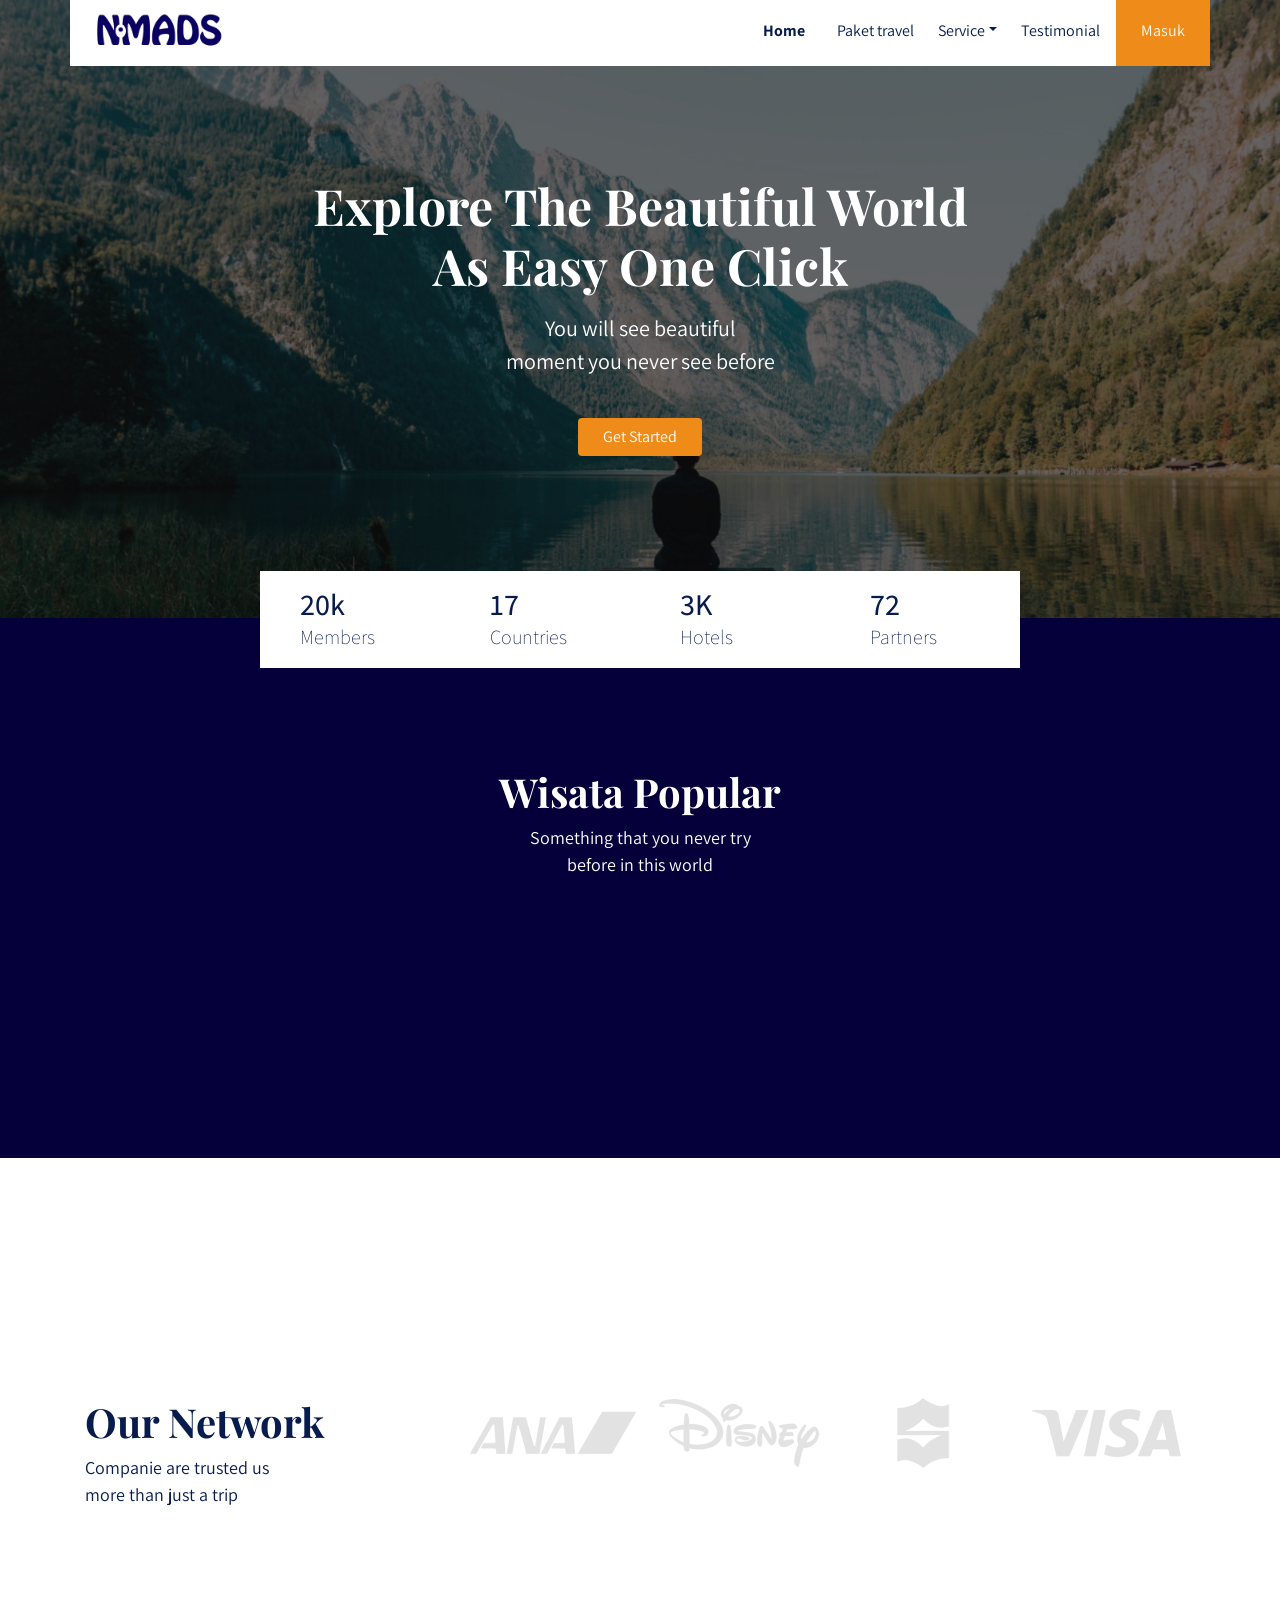
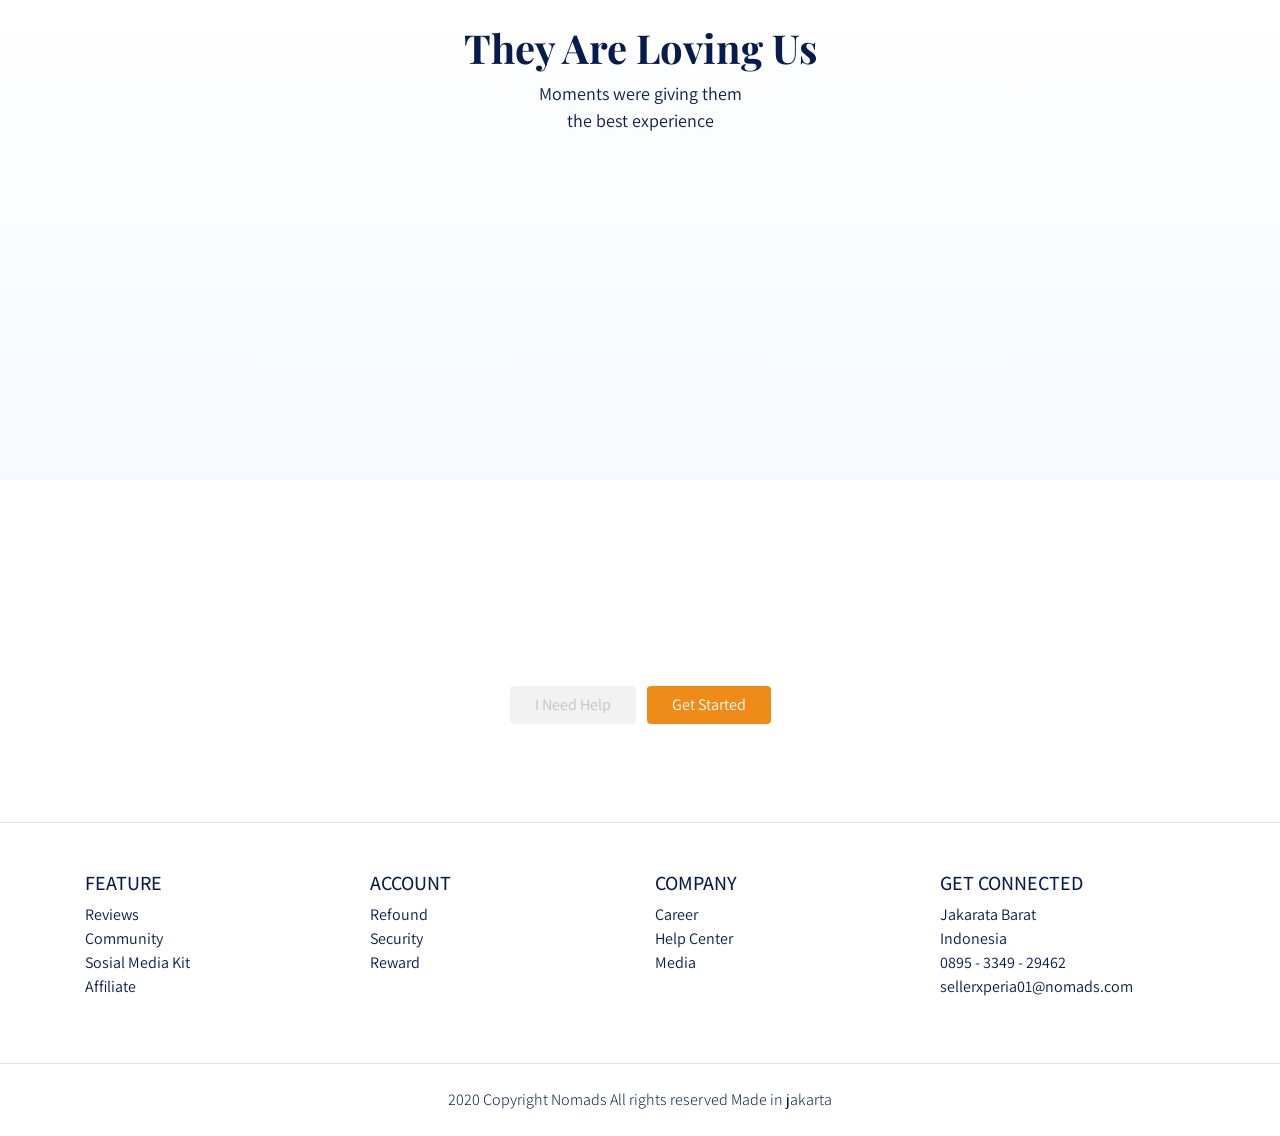
<file: index.html>
<!DOCTYPE html>
<html lang="en">
<head>
    <meta charset="UTF-8">
    <meta name="viewport" content="width=device-width, initial-scale=1.0">
    <title>Document</title>

    <link rel="stylesheet" href="frontend/libraries/bootstrap/css/bootstrap.css">
    <link href="https://fonts.googleapis.com/css2?family=Assistant:wght@200;300;400;600;700;800&display=swap" rel="stylesheet">
    <link href="https://fonts.googleapis.com/css2?family=Playfair+Display:ital,wght@0,400;0,500;0,600;0,700;0,800;0,900;1,400;1,500;1,700;1,800;1,900&display=swap" rel="stylesheet">
    <link rel="stylesheet" href="https://unpkg.com/aos@next/dist/aos.css" />
    <link rel="stylesheet" href="frontend/styles/main.css">

</head>
<body>
   <!--navigasi  -->
    <div class="container">
    	<!-- logo -->
        <nav class="row navbar navbar-expand-lg navbar-light bg-white">
         <a href="#" class="navbar-brand">
            <img src="frontend/images/Logo.png" alt="Logo_nomads">
         </a>
         <!-- akhir logo -->

         <!-- awal navigasi -->
         <button class="navbar-toggler navbar-toggler-right" type="button" data-toggle="collapse" data-target="#navb">
              <span class="navbar-toggler-icon"></span>
         </button>
	
          <div class="collapse navbar-collapse" id="navb">
              <ul class="navbar-nav ml-auto mr-3">
                  <li class="nav-item mx-md-2">
                    <a href="#" class="nav-link active">Home</a>
                  </li>
                  <li class="nav-item mx-md-2">
                    <a href="#" class="nav-link">Paket travel</a>
                  </li>
                  <li class="nav-item dropdown ">
                      <a href="#" class="nav-link dropdown-toggle" id="navbardrop" data-toggle="dropdown">Service</a>
                      <div class="dropdown-menu">
                          <a href="#" class="dropdown-item">Link</a>
                          <a href="#" class="dropdown-item">Link</a>
                          <a href="#" class="dropdown-item">Link</a>
                      </div>
                  </li>
                  <li class="nav-item mx-md-2">
                    <a href="#" class="nav-link">Testimonial</a>
                  </li>

                  <!-- mobile button -->
                  <form class="form-inline d-sm-block d-md-none">
                  	<button class="btn btn-login my-2 my-sm-0">Masuk</button>
                  </form>
                  
                  <!-- Dekstop Button -->
                   <form class="form-inline my-2 my-lg-0 d-none d-md-block ">
                  	<button class="btn btn-login btn-navbar-right my-2 my-sm-0 px-4">Masuk</button>
                  </form>
              </ul>
          </div>
        </nav>
    </div>
    
    <!-- header -->
    <header class="text-center">
      <h1>
        Explore The Beautiful World
      <br/>
        As Easy One Click
      </h1>
      <p class="mt-3">
        You will see beautiful
        <br/>
        moment you never see before
      </p>
      <a href="#" class="btn btn-get-started px-4 mt-4">
        Get Started
      </a>
    </header>

    
    <main>
      <div class="container">
        <!-- statistik -->
        <section class="section-stats row justify-content-center" id="stats">
          <div class="col-3 col-md-2 stats-detail">
            <h2>20k</h2>
            <p>Members</p>
          </div>
          <div class="col-3 col-md-2 stats-detail">
            <h2>17</h2>
            <p>Countries</p>
          </div>
          <div class="col-3 col-md-2 stats-detail">
            <h2>3K</h2>
            <p>Hotels</p>
          </div>
          <div class="col-3 col-md-2 stats-detail">
            <h2>72</h2>
            <p>Partners</p>
          </div>
        </section>  
      </div>

      <section class="section-popular" id="popular">
        <div class="container">
          <div class="row">
            <div class="col text-center section-popular-heading">
              <h2>Wisata Popular</h2>
              <p>
                Something that you never try
                <br/>
                before in this world
              </p>
            </div>
          </div>
        </div>
      </section>

      <!-- item wisata -->
      <section class="section-popular-content" id="popularContent">
        <div class="container">
          <div class="section-popular-travel row justify-content-center">
            <div class="col-sm-6 col-md-4 col-lg-3" data-aos="fade-up"
              data-aos-delay="100">
              <div class="card-travel text-center d-flex flex-column" style="background-image: url('frontend/images/item_1.jpg');">
                
                  <div class="travel-country">INDONESIA </div>
                  <div class="travel-location">DERAJAT, BALI</div>
                  <div class="travel-button mt-auto">
                    <a href="details.html" class="btn btn-travel-details px-4">
                      View Details
                    </a>  
                    
                  </div> 
              </div>
            </div>

            <div class="col-sm-6 col-md-4 col-lg-3" data-aos="fade-up"
              data-aos-delay="100">
              <div class="card-travel text-center d-flex flex-column" style="background-image: url('frontend/images/item_2.jpg');">
                
                  <div class="travel-country">INDONESIA </div>
                  <div class="travel-location">BROMO, MALANG</div>
                  <div class="travel-button mt-auto">
                    <a href="details.html" class="btn btn-travel-details px-4">
                      View Details
                    </a>
                    
                  </div> 
              </div>
            </div>

            <div class="col-sm-6 col-md-4 col-lg-3" data-aos="fade-up"
              data-aos-delay="100">
              <div class="card-travel text-center d-flex flex-column" style="background-image: url('frontend/images/item_3.jpg');">
                
                  <div class="travel-country">INDONESIA </div>
                  <div class="travel-location">NUSA PENIDA</div>
                  <div class="travel-button mt-auto">
                    <a href="details.html" class="btn btn-travel-details px-4">
                      View Details
                    </a>  
                    
                  </div> 
              </div>
            </div>

            <div class="col-sm-6 col-md-4 col-lg-3" data-aos="fade-up"
              data-aos-delay="100">
              <div class="card-travel text-center d-flex flex-column" style="background-image: url('frontend/images/item_4.jpg');">
                
                  <div class="travel-country">MIDDLE EAST </div>
                  <div class="travel-location">DUBAI</div>
                  <div class="travel-button mt-auto">
                    <a href="details.html" class="btn btn-travel-details px-4">
                     View Details
                    </a> 
                    
                  </div> 
              </div>
            </div>
          </div>
        </div>
      </section>

      <!-- network -->
      <section class="section-network" id="networks">
        <div class="container">
          <div class="row">
            <div class="col-md-4">
              <h2>Our Network</h2>
              <p>
                Companie are trusted us
                <br/>
                more than just a trip
              </p>
            </div>
            <div class="col-md-8 text-center">
              <img src="frontend/images/logos_partner.jpg" alt="logos_partner" class="img-partner">
            </div>
          </div>
        </div>
      </section>

      <section class="section-testimonials-heading" id="testimonialHeading">
        <div class="container">
          <div class="row">
            <div class="col text-center">
              <h2>They Are Loving Us</h2>
              <p>
                Moments were giving them
                <br/>
                the best experience
              </p>
            </div>
          </div>
        </div>
      </section>

      <section class="section section-testimonial-content" id="testimonialContent">
        <div class="container">
          <div class="section-popular-travel row justify-content-center">
            <div class="col-sm-6 col-md-6 col-lg-4" data-aos="fade-in" data-aos-delay="50">
              <div class="card card-testimonial text-center">
                <div class="testimonial-content">
                  <img src="frontend/images/user-testimonial-1.jpg" alt="user" class="mb-4 rounded-circle"
                  />
                  <h3 class="mb-4">Izmi Azis</h3>
                  <p class="testimonial">
                    " It was glorious and I could
                      not stop to say wohoo for
                      every single moment
                      Dankeeee "
                  </p>
                </div>
                <hr>
                <p class="trip-to mt-2">
                  Trip to Ubud
                </p>
              </div>
            </div>

            <div class="col-sm-6 col-md-6 col-lg-4" data-aos="fade-in" data-aos-delay="50">
              <div class="card card-testimonial text-center">
                <div class="testimonial-content">
                  <img src="frontend/images/user-testimonial-2.jpg" alt="user" class="mb-4 rounded-circle"
                  />
                  <h3 class="mb-4">Angga Rizky</h3>
                  <p class="testimonial">
                    " The trip was amazing and i saw something beautifulin that island that makes me want to learn more "
                  </p>
                </div>
                <hr>
                <p class="trip-to mt-2">
                  Trip to Nusa Penida
                </p>
              </div>
            </div>

            <div class="col-sm-6 col-md-6 col-lg-4" data-aos="fade-in" data-aos-delay="50">
              <div class="card card-testimonial text-center">
                <div class="testimonial-content">
                  <img src="frontend/images/user-testimonial-4.jpg" alt="user" class="mb-4 rounded-circle"
                  />
                  <h3 class="mb-4">Hanovan</h3>
                  <p class="testimonial">
                    " I loved it when the waves was shaking hander - i was scared too "
                  </p>
                </div>
                <hr>
                <p class="trip-to mt-2">
                  Trip to Karimun Jawa
                </p>
              </div>
            </div>
          </div>
          <div class="row">
            <div class="col-12 text-center">
              <a href="" class="btn btn-need-help px-4 mt-4 mx-1">
                I Need Help
              </a>
              <a href="" class="btn btn-get-started px-4 mt-4 mx-1">
                Get Started
              </a>
            </div>
          </div>
        </div>
      </section>

    </main>

    <footer class="section-footer mt-5 mb-4 border-top">
      <div class="container pt-5 pb-5">
        <div class="row justify-content-center">
          <div class="col-12">
            <div class="row">
              <div class="col-12 col-lg-3">
                <h5>FEATURE</h5>
                <ul class="list-unstyled">
                  <li><a href="#">Reviews</a></li>
                  <li><a href="#">Community</a></li>
                  <li><a href="#">Sosial Media Kit</a></li>
                  <li><a href="#">Affiliate</a></li>
                </ul>
              </div>

              <div class="col-12 col-lg-3">
                <h5>ACCOUNT</h5>
                <ul class="list-unstyled">
                  <li><a href="#">Refound</a></li>
                  <li><a href="#">Security</a></li>
                  <li><a href="#">Reward</a></li>
                </ul>
              </div>

              <div class="col-12 col-lg-3">
                <h5>COMPANY</h5>
                <ul class="list-unstyled">
                  <li><a href="#">Career</a></li>
                  <li><a href="#">Help Center</a></li>
                  <li><a href="#">Media</a></li>
                </ul>
              </div>

              <div class="col-12 col-lg-3">
                <h5>GET CONNECTED</h5>
                <ul class="list-unstyled">
                  <li><a href="#">Jakarata Barat</a></li>
                  <li><a href="#">Indonesia</a></li>
                  <li><a href="#">0895 - 3349 - 29462</a></li>
                  <li><a href="#">sellerxperia01@nomads.com</a></li>
                </ul>
              </div>
            </div>
          </div>
        </div>
      </div>
      <div class="container-fluid">
        <div class="row border-top justify-content-center align-items-center pt-4">
          <div class="col-auto text-grey-500 font-weight-light">
            2020 Copyright Nomads All rights reserved Made in jakarta
          </div>
        </div>
      </div>
    </footer>


    <script src="frontend/libraries/jquery/jquery-3.4.1.min.js"></script>
    <script src="frontend/libraries/bootstrap/js/bootstrap.js"></script>
    <script src="frontend/libraries/retina/retina.min.js"></script>
    <script src="https://unpkg.com/aos@next/dist/aos.js"></script>
  <script>
    AOS.init();
  </script>
</body>
</html>
</file>
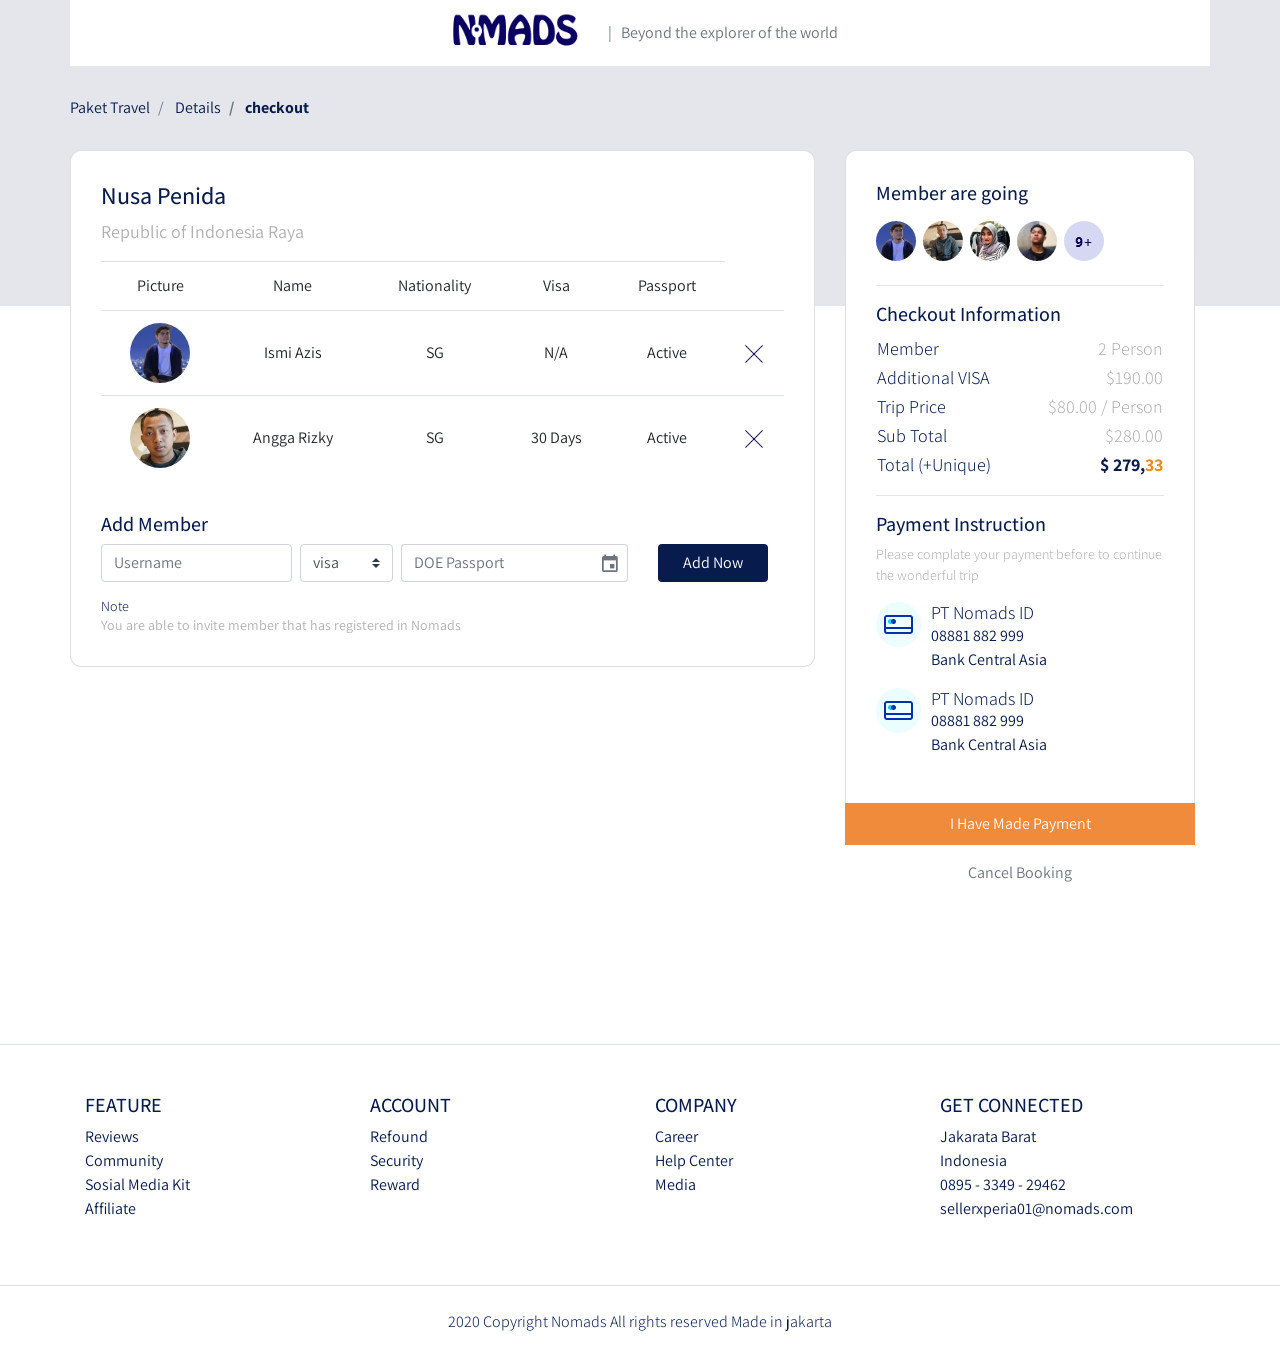
<file: checkout.html>
<!DOCTYPE html>
<html lang="en">
<head>
    <meta charset="UTF-8">
    <meta name="viewport" content="width=device-width, initial-scale=1.0">
    <title>Document</title>

    <link rel="stylesheet" href="frontend/libraries/bootstrap/css/bootstrap.css">
    <link rel="stylesheet" href="frontend/libraries/xzoom/xzoom.css">
    <link rel="stylesheet" href="frontend/libraries/gijgo/css/gijgo.min.css">
    <link href="https://fonts.googleapis.com/css2?family=Assistant:wght@200;300;400;600;700;800&display=swap" rel="stylesheet">
    <link href="https://fonts.googleapis.com/css2?family=Playfair+Display:ital,wght@0,400;0,500;0,600;0,700;0,800;0,900;1,400;1,500;1,700;1,800;1,900&display=swap" rel="stylesheet">
    <link rel="stylesheet" href="frontend/styles/main.css">


</head>
<body>
   <!--navigasi  -->
    <div class="container">
    	<!-- logo -->
        <nav class="row navbar navbar-expand-lg navbar-light bg-white">
            <div class="navbar-nav ml-auto mr-auto mr-sm-auto mr-lg-0 mr-md-auto">
                <a href="index.html" class="navbar-brand">
                    <img src="frontend/images/Logo.png" alt="">
                </a>
            </div>
            <ul class="navbar-nav mr-auto d-none d-lg-block">
                <li>
                    <span class="text-muted">
                        | &nbsp; Beyond the explorer of the world
                    </span>
                </li>
            </ul>
        </nav>
    </div>
    
    <main>
        <section class="section-details-header"></section>
        <section class="section-details-content">
          <div class="container">
            <div class="row">
              <div class="col p-0">
                 <nav>
                   <ol class="breadcrumb">
                     <li class="breadcrumb-item">
                        Paket Travel
                    </li>
                    <li class="breadcrumb-item">
                        Details
                    </li>
                    <li class="breadcrumb-item active">
                        checkout
                    </li>
                  </ol>    
                </nav>
              </div>
            </div>
            <div class="row">
                <div class="col-lg-8 pl-lg-0">
                    <div class="card card-details">
                        <h1>Nusa Penida</h1>
                        <p>
                            Republic of Indonesia Raya
                        </p>
                        <div class="attendee">
                            <table class="table table-responsive-sm text-center">
                                <thead>
                                    <tr>
                                        <td>Picture</td>
                                        <td>Name</td>
                                        <td>Nationality</td>
                                        <td>Visa</td>
                                        <td>Passport</td>
                                    </tr>
                                </thead>
                                <tbody>
                                    <tr>
                                        <td>
                                            <img src="frontend/images/checkout-1.jpg" height="60">
                                        </td>
                                        <td class="align-middle">
                                            Ismi Azis
                                        </td>
                                        <td class="align-middle">
                                            SG
                                        </td>
                                        <td class="align-middle">
                                            N/A
                                        </td>
                                        <td class="align-middle">
                                            Active
                                        </td>
                                        <td class="align-middle">
                                            <a href="#">
                                                <img src="frontend/images/remove.jpg" >
                                            </a>
                                        </td>
                                    </tr>

                                    <tr>
                                        <td>
                                            <img src="frontend/images/checkout-2.jpg" height="60">
                                        </td>
                                        <td class="align-middle">
                                            Angga Rizky
                                        </td>
                                        <td class="align-middle">
                                            SG
                                        </td>
                                        <td class="align-middle">
                                            30 Days
                                        </td>
                                        <td class="align-middle">
                                            Active
                                        </td>
                                        <td class="align-middle">
                                            <a href="#">
                                                <img src="frontend/images/remove.jpg" >
                                            </a>
                                        </td>
                                    </tr>

                                </tbody>
                            </table>
                        </div>
                        <div class="member mt-3">
                            <h2>Add Member</h2>
                            <form  class="form-inline">
                                <label for="inputUsername" class="sr-only">Name</label>
                                <input type="text" class="form-control mb-2 mr-sm-2" id="inputUsername" placeholder="Username">

                                <label for="inputUsername" class="sr-only">Visa</label>
                                <select name="inputVisa" id="inputVisa" class="custom-select mb-2 mr-sm-2">
                                    <option value="visa" selected>visa</option>
                                    <option value="visa">30 Days</option>
                                    <option value="visa">N/A</option>
                                </select>

                                <label for="doePassport" class="sr-only">DOE Passport</label>
                                <div class="input-group mb-2 mr-sm-2">
                                    <input 
                                      type="text"
                                      class="form-control datepicker"
                                      id="doePassport"
                                      placeholder="DOE Passport"
                                    />
                                </div>

                                <button type="submit" class="btn btn-add-now mb-2 px-4"> Add Now</button>
                            </form>
                            <h3 class="mt-2 mb-0">Note</h3>
                            <p class="disclaimer mb-0">You are able to invite member that has registered in Nomads</p>
                        </div>   
                    </div>
                </div>

                <div class="col-lg-4">
                    <div class="card card-details card-right">
                        <h2>Member are going</h2>
                        <div class="members my-2">
                            <img
                                src="frontend/images/member-1.jpg" alt="" class="member-image mr-1"
                            />
                            <img
                                src="frontend/images/member-2.jpg" alt="" class="member-image mr-1"
                            />
                            <img
                                src="frontend/images/member-3.jpg" alt="" class="member-image mr-1"
                            />
                            <img
                                src="frontend/images/member-4.jpg" alt="" class="member-image mr-1"
                            />
                            <img
                                src="frontend/images/member-5.jpg" alt="" class="member-image mr-1"
                            />
                        </div>
                        
                        <hr>
                        <h2>Checkout Information</h2>
                        <table class="trip-informations">
                            <tr>
                                <th width="50%">Member</th>
                                <td width="50%" class="text-right">
                                    2 Person
                                </td>
                            </tr>
                            <tr>
                                <th width="50%">Additional VISA</th>
                                <td width="50%" class="text-right">
                                    $190.00
                                </td>
                            </tr>
                            <tr>
                                <th width="50%">Trip Price</th>
                                <td width="50%" class="text-right">
                                    $80.00 / Person
                                </td>
                            </tr>
                            <tr>
                                <th width="50%">Sub Total</th>
                                <td width="50%" class="text-right">
                                    $280.00
                                </td>
                            </tr>
                            <tr>
                                <th width="50%">Total (+Unique)</th>
                                <td width="50%" class="text-right text-total">
                                    <span class="text-blue">$ 279,</span><span class="text-orange">33</span>
                                </td>
                            </tr>
                        </table>
                        <hr>
                        <h2>Payment Instruction</h2>
                        <p class="payment-intructions">
                            Please complate your payment before to continue the wonderful trip
                        </p>
                        <div class="bank">
                            <div class="bank-item pb-3">
                                <img src="frontend/images/ic_bank.png" alt="" class="bank-image">
                                <div class="description">
                                    <h3>PT Nomads ID</h3>
                                    <p>
                                        08881 882 999
                                        <br>
                                        Bank Central Asia
                                    </p>
                                </div>
                                <div class="clearfix"></div>
                            </div>
                        </div>
                        <div class="bank">
                            <div class="bank-item pb-3">
                                <img src="frontend/images/ic_bank.png" alt="" class="bank-image">
                                <div class="description">
                                    <h3>PT Nomads ID</h3>
                                    <p>
                                        08881 882 999
                                        <br>
                                        Bank Central Asia
                                    </p>
                                </div>
                                <div class="clearfix"></div>
                            </div>
                        </div>
                    </div>
                    <div class="join-container">
                        <a href="success.html" class="btn btn-block btn-join-now mt-3 py-2">
                            I Have Made Payment
                        </a>
                    </div>
                    <div class="text-center mt-3">
                        <a href="details.html" class="text-muted">
                            Cancel Booking
                        </a>
                    </div>
                </div>
            </div>
          </div>
        </section>
        


    </main>

    <footer class="section-footer mt-5 mb-4 border-top">
      <div class="container pt-5 pb-5">
        <div class="row justify-content-center">
          <div class="col-12">
            <div class="row">
              <div class="col-12 col-lg-3">
                <h5>FEATURE</h5>
                <ul class="list-unstyled">
                  <li><a href="#">Reviews</a></li>
                  <li><a href="#">Community</a></li>
                  <li><a href="#">Sosial Media Kit</a></li>
                  <li><a href="#">Affiliate</a></li>
                </ul>
              </div>

              <div class="col-12 col-lg-3">
                <h5>ACCOUNT</h5>
                <ul class="list-unstyled">
                  <li><a href="#">Refound</a></li>
                  <li><a href="#">Security</a></li>
                  <li><a href="#">Reward</a></li>
                </ul>
              </div>

              <div class="col-12 col-lg-3">
                <h5>COMPANY</h5>
                <ul class="list-unstyled">
                  <li><a href="#">Career</a></li>
                  <li><a href="#">Help Center</a></li>
                  <li><a href="#">Media</a></li>
                </ul>
              </div>

              <div class="col-12 col-lg-3">
                <h5>GET CONNECTED</h5>
                <ul class="list-unstyled">
                  <li><a href="#">Jakarata Barat</a></li>
                  <li><a href="#">Indonesia</a></li>
                  <li><a href="#">0895 - 3349 - 29462</a></li>
                  <li><a href="#">sellerxperia01@nomads.com</a></li>
                </ul>
              </div>
            </div>
          </div>
        </div>
      </div>
      <div class="container-fluid">
        <div class="row border-top justify-content-center align-items-center pt-4">
          <div class="col-auto text-grey-500 font-weight-light">
            2020 Copyright Nomads All rights reserved Made in jakarta
          </div>
        </div>
      </div>
    </footer>


    <script src="frontend/libraries/jquery/jquery-3.4.1.min.js"></script>
    <script src="frontend/libraries/bootstrap/js/bootstrap.js"></script>
    <script src="frontend/libraries/retina/retina.min.js"></script>
    <script src="frontend/libraries/xzoom/xzoom.min.js"></script>
    <script src="frontend/libraries/gijgo/js/gijgo.min.js"></script>
    <script>
        $(document).ready(function(){
          $(".xzoom, .xzoom-gallery").xzoom({
              zoomWidth :500,
              title: false,
              tint: '#333',
              xoffset: 15
          });

          $('.datepicker').datepicker({
              uiLibrary: 'bootstrap4',
              icon : {
                  rightIcon: '<img src="frontend/images/icon_date.png"/>'
              }
          });
        });
    </script>
</body>
</html>
</file>
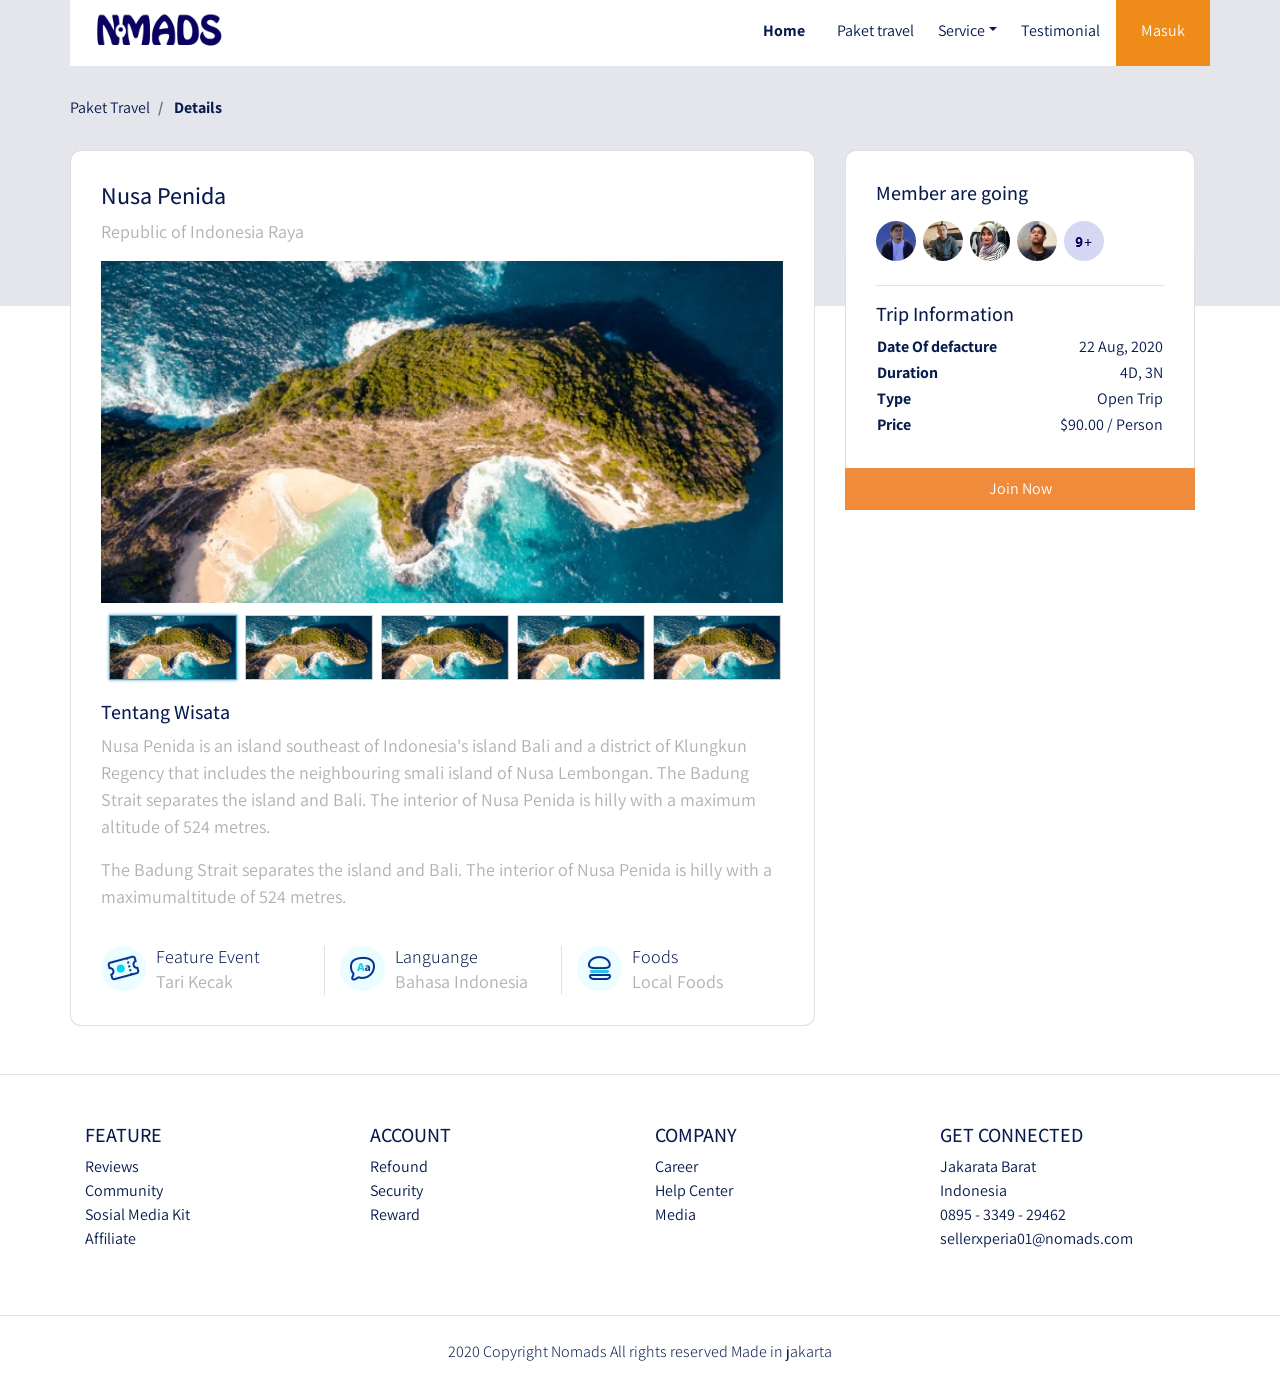
<file: details.html>
<!DOCTYPE html>
<html lang="en">
<head>
    <meta charset="UTF-8">
    <meta name="viewport" content="width=device-width, initial-scale=1.0">
    <title>Document</title>

    <link rel="stylesheet" href="frontend/libraries/bootstrap/css/bootstrap.css">
    <link rel="stylesheet" href="frontend/libraries/xzoom/xzoom.css">
    <link href="https://fonts.googleapis.com/css2?family=Assistant:wght@200;300;400;600;700;800&display=swap" rel="stylesheet">
    <link href="https://fonts.googleapis.com/css2?family=Playfair+Display:ital,wght@0,400;0,500;0,600;0,700;0,800;0,900;1,400;1,500;1,700;1,800;1,900&display=swap" rel="stylesheet">
    <link rel="stylesheet" href="frontend/styles/main.css">


</head>
<body>
   <!--navigasi  -->
    <div class="container">
    	<!-- logo -->
        <nav class="row navbar navbar-expand-lg navbar-light bg-white">
         <a href="#" class="navbar-brand">
            <img src="frontend/images/Logo.png" alt="Logo_nomads">
         </a>
         <!-- akhir logo -->

         <!-- awal navigasi -->
         <button class="navbar-toggler navbar-toggler-right" type="button" data-toggle="collapse" data-target="#navb">
              <span class="navbar-toggler-icon"></span>
         </button>
	
          <div class="collapse navbar-collapse" id="navb">
              <ul class="navbar-nav ml-auto mr-3">
                  <li class="nav-item mx-md-2">
                    <a href="#" class="nav-link active">Home</a>
                  </li>
                  <li class="nav-item mx-md-2">
                    <a href="#" class="nav-link">Paket travel</a>
                  </li>
                  <li class="nav-item dropdown ">
                      <a href="#" class="nav-link dropdown-toggle" id="navbardrop" data-toggle="dropdown">Service</a>
                      <div class="dropdown-menu">
                          <a href="#" class="dropdown-item">Link</a>
                          <a href="#" class="dropdown-item">Link</a>
                          <a href="#" class="dropdown-item">Link</a>
                      </div>
                  </li>
                  <li class="nav-item mx-md-2">
                    <a href="#" class="nav-link">Testimonial</a>
                  </li>

                  <!-- mobile button -->
                  <form class="form-inline d-sm-block d-md-none">
                  	<button class="btn btn-login my-2 my-sm-0">Masuk</button>
                  </form>
                  
                  <!-- Dekstop Button -->
                   <form class="form-inline my-2 my-lg-0 d-none d-md-block ">
                  	<button class="btn btn-login btn-navbar-right my-2 my-sm-0 px-4">Masuk</button>
                  </form>
              </ul>
          </div>
        </nav>
    </div>
    
    <main>
        <section class="section-details-header"></section>
        <section class="section-details-content">
          <div class="container">
            <div class="row">
              <div class="col p-0">
                 <nav>
                   <ol class="breadcrumb">
                     <li class="breadcrumb-item">
                        Paket Travel
                    </li>
                    <li class="breadcrumb-item active">
                        Details
                    </li>
                  </ol>    
                </nav>
              </div>
            </div>
            <div class="row">
                <div class="col-lg-8 pl-lg-0">
                    <div class="card card-details">
                        <h1>Nusa Penida</h1>
                        <p>
                            Republic of Indonesia Raya
                        </p>
                        <div class="gallery">
                            <div class="xzoom-container">
                              <img 
                                src="frontend/images/pic_feature.jpg" 
                                class="xzoom" 
                                id="xzoom-default" 
                                xoriginal="frontend/images/pic_feature.jpg"/>
                            </div>
                            <div class="xzoom-thumbs">
                                <a href="frontend/images/pic_feature.jpg">
                                 <img 
                                  src="frontend/images/pic_feature.jpg" class="xzoom-gallery" 
                                  width="128" 
                                  xpreview="frontend/images/pic_feature.jpg"
                                  />
                                </a>

                                <a href="frontend/images/pic_feature.jpg">
                                    <img src="frontend/images/pic_feature.jpg"  class="xzoom-gallery" 
                                    width="128" 
                                    xpreview="frontend/images/pic_feature.jpg"
                                    />
                                </a>

                                <a href="frontend/images/pic_feature.jpg">
                                    <img src="frontend/images/pic_feature.jpg
                                    "class="xzoom-gallery" 
                                    width="128" 
                                    xpreview="frontend/images/pic_feature.jpg"
                                    />
                                </a>

                                <a href="frontend/images/pic_feature.jpg">
                                    <img src="frontend/images/pic_feature.jpg" 
                                    class="xzoom-gallery" 
                                    width="128" 
                                    xpreview="frontend/images/pic_feature.jpg"
                                    />
                                </a>

                                <a href="frontend/images/pic_feature.jpg">
                                    <img src="frontend/images/pic_feature.jpg" class="xzoom-gallery" 
                                    width="128" 
                                    xpreview="frontend/images/pic_feature.jpg"
                                    />
                                </a>
                            </div>
                        </div>
                        <h2>Tentang Wisata</h2>
                        <p>
                            Nusa Penida is an island southeast of Indonesia's island Bali and a district of Klungkun 
                            Regency that includes the neighbouring smali  island of Nusa Lembongan. The Badung 
                            Strait separates the island and Bali. The interior of Nusa Penida is hilly with a maximum
                            altitude of 524 metres.
                        </p>
                        <p>
                            The Badung Strait separates the island and Bali. The interior of Nusa Penida 
                            is hilly with a maximumaltitude of 524 metres.
                        </p>
                        <div class="features row">
                            <div class="col-md-4">
                                <img 
                                  src="frontend/images/ic_event.jpg" alt="" 
                                  class="feature-image">
                                <div class="description">
                                    <h3>Feature Event</h3>
                                    <p>Tari Kecak</p>
                                </div>
                            </div>
                            <div class="col-md-4 border-left">
                                <img 
                                  src="frontend/images/ic_bahasa.jpg" alt="" 
                                  class="feature-image">
                                <div class="description">
                                    <h3>Languange</h3>
                                    <p>Bahasa Indonesia</p>
                                </div>
                            </div>
                            <div class="col-md-4 border-left">
                                <img 
                                  src="frontend/images/ic_foods.jpg" 
                                  alt="" 
                                  class="feature-image"
                                 />
                                <div class="description">
                                    <h3>Foods</h3>
                                    <p>Local Foods</p>
                                </div>
                            </div> 
                        </div>
                    </div>
                </div>

                <div class="col-lg-4">
                    <div class="card card-details card-right">
                        <h2>Member are going</h2>
                        <div class="members my-2">
                            <img
                                src="frontend/images/member-1.jpg" alt="" class="member-image mr-1"
                            />
                            <img
                                src="frontend/images/member-2.jpg" alt="" class="member-image mr-1"
                            />
                            <img
                                src="frontend/images/member-3.jpg" alt="" class="member-image mr-1"
                            />
                            <img
                                src="frontend/images/member-4.jpg" alt="" class="member-image mr-1"
                            />
                            <img
                                src="frontend/images/member-5.jpg" alt="" class="member-image mr-1"
                            />
                        </div>
                        
                        <hr>
                        <h2>Trip Information</h2>
                        <table class="trip-information">
                            <tr>
                                <th width="50%">Date Of defacture</th>
                                <td width="50%" class="text-right">
                                    22 Aug, 2020
                                </td>
                            </tr>
                            <tr>
                                <th width="50%">Duration</th>
                                <td width="50%" class="text-right">
                                    4D, 3N
                                </td>
                            </tr>
                            <tr>
                                <th width="50%">Type</th>
                                <td width="50%" class="text-right">
                                    Open Trip
                                </td>
                            </tr>
                            <tr>
                                <th width="50%">Price</th>
                                <td width="50%" class="text-right">
                                    $90.00 / Person
                                </td>
                            </tr>
                        </table>
                    </div>
                    <div class="join-container">
                        <a href="checkout.html" class="btn btn-block btn-join-now mt-3 py-2">
                            Join Now
                        </a>
                    </div>
                </div>
            </div>
          </div>
        </section>
        


    </main>

    <footer class="section-footer mt-5 mb-4 border-top">
      <div class="container pt-5 pb-5">
        <div class="row justify-content-center">
          <div class="col-12">
            <div class="row">
              <div class="col-12 col-lg-3">
                <h5>FEATURE</h5>
                <ul class="list-unstyled">
                  <li><a href="#">Reviews</a></li>
                  <li><a href="#">Community</a></li>
                  <li><a href="#">Sosial Media Kit</a></li>
                  <li><a href="#">Affiliate</a></li>
                </ul>
              </div>

              <div class="col-12 col-lg-3">
                <h5>ACCOUNT</h5>
                <ul class="list-unstyled">
                  <li><a href="#">Refound</a></li>
                  <li><a href="#">Security</a></li>
                  <li><a href="#">Reward</a></li>
                </ul>
              </div>

              <div class="col-12 col-lg-3">
                <h5>COMPANY</h5>
                <ul class="list-unstyled">
                  <li><a href="#">Career</a></li>
                  <li><a href="#">Help Center</a></li>
                  <li><a href="#">Media</a></li>
                </ul>
              </div>

              <div class="col-12 col-lg-3">
                <h5>GET CONNECTED</h5>
                <ul class="list-unstyled">
                  <li><a href="#">Jakarata Barat</a></li>
                  <li><a href="#">Indonesia</a></li>
                  <li><a href="#">0895 - 3349 - 29462</a></li>
                  <li><a href="#">sellerxperia01@nomads.com</a></li>
                </ul>
              </div>
            </div>
          </div>
        </div>
      </div>
      <div class="container-fluid">
        <div class="row border-top justify-content-center align-items-center pt-4">
          <div class="col-auto text-grey-500 font-weight-light">
            2020 Copyright Nomads All rights reserved Made in jakarta
          </div>
        </div>
      </div>
    </footer>


    <script src="frontend/libraries/jquery/jquery-3.4.1.min.js"></script>
    <script src="frontend/libraries/bootstrap/js/bootstrap.js"></script>
    <script src="frontend/libraries/retina/retina.min.js"></script>
    <script src="frontend/libraries/xzoom/xzoom.min.js"></script>
    <script>
        $(document).ready(function(){
          $(".xzoom, .xzoom-gallery").xzoom({
              zoomWidth :500,
              title: false,
              tint: '#333',
              xoffset: 15
          });
        });
    </script>
</body>
</html>
</file>
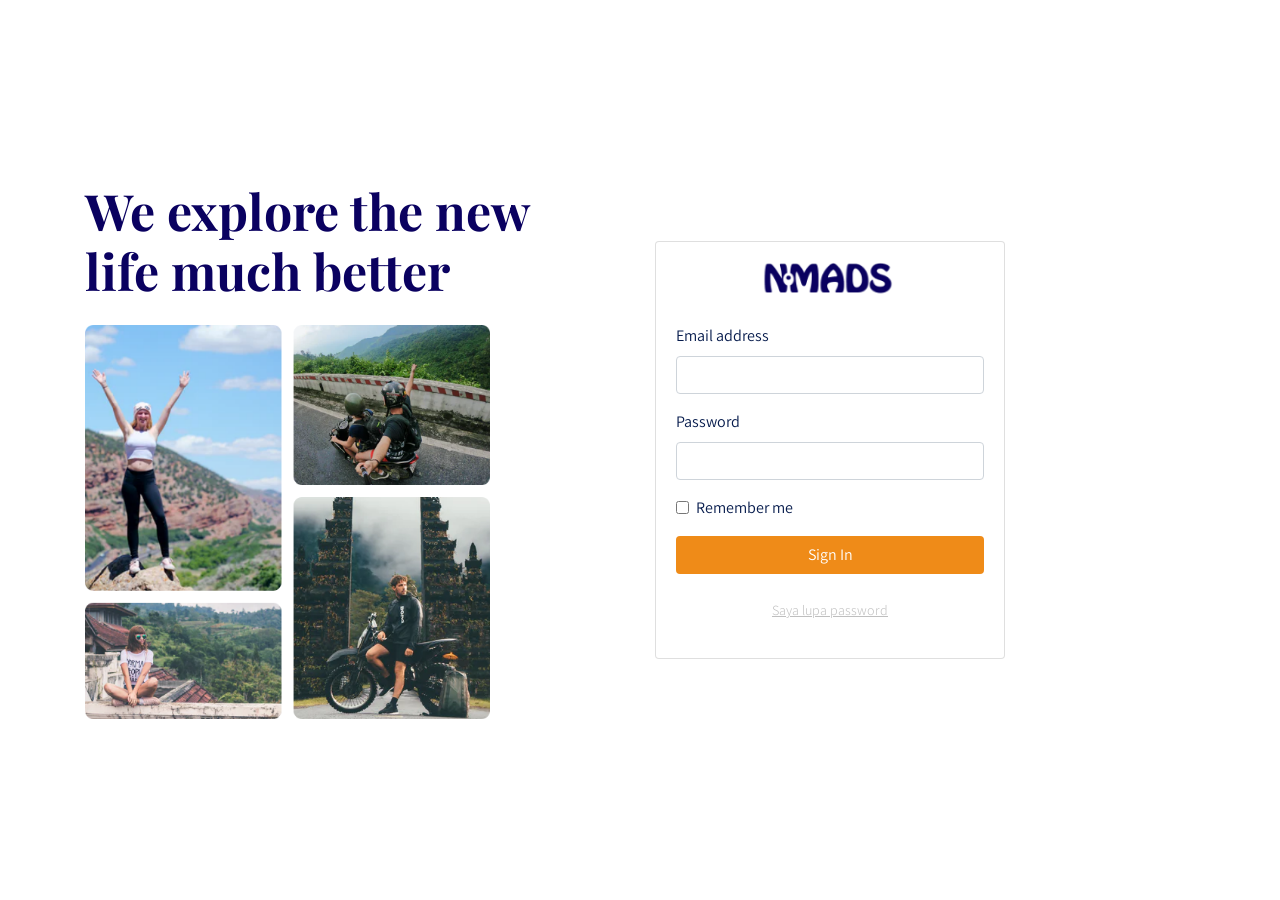
<file: login.html>
<!DOCTYPE html>
<html lang="en">
<head>
    <meta charset="UTF-8">
    <meta name="viewport" content="width=device-width, initial-scale=1.0">
    <title>Document</title>

    <link rel="stylesheet" href="frontend/libraries/bootstrap/css/bootstrap.css">
    <link rel="stylesheet" href="frontend/libraries/xzoom/xzoom.css">
    <link rel="stylesheet" href="frontend/libraries/gijgo/css/gijgo.min.css">
    <link href="https://fonts.googleapis.com/css2?family=Assistant:wght@200;300;400;600;700;800&display=swap" rel="stylesheet">
    <link href="https://fonts.googleapis.com/css2?family=Playfair+Display:ital,wght@0,400;0,500;0,600;0,700;0,800;0,900;1,400;1,500;1,700;1,800;1,900&display=swap" rel="stylesheet">
    <link rel="stylesheet" href="frontend/styles/main.css">


</head>
<body>
    
    <main class="login-container">
        <div class="container">
            <div class="row page-login d-flex align-items-center">
                <div class="section-left col-12 col-md-6">
                    <h1 class="mb-4"> We explore the new<br/>life much better</h1>
                    <img 
                    src="frontend/images/image-login.png" 
                    alt="" 
                    class="w-75 d-none d-sm-flex"
                    />
                </div>
                <div class="section-right col-12 col-md-4">
                    <div class="card">
                        <div class="card-body">
                            <div class="text-center">
                                <img src="frontend/images/Logo_nomads.png" alt="" class="w-50 mb-4">   
                            </div>
                            <form>
                                <div class="form-group">
                                  <label for="exampleInputEmail1">Email address</label>
                                  <input type="email" class="form-control" id="exampleInputEmail1" aria-describedby="emailHelp" 
                                  >
                                </div>
                                <div class="form-group">
                                  <label for="exampleInputPassword1">Password</label>
                                  <input type="password" class="form-control" id="exampleInputPassword1"
                                  > 
                                </div>
                                <div class="form-group form-check">
                                  <input type="checkbox" class="form-check-input" id="exampleCheck1">
                                  <label class="form-check-label" for="exampleCheck1">Remember me</label>
                                </div>
                                <button type="submit" class="btn btn-login btn-block">Sign In</button>
                                <p class="text-center mt-4">
                                    <a href="#">Saya lupa password</a>
                                </p>
                              </form>
                        </div>
                    </div>
                </div>
            </div>
        </div>
    </main>


    <script src="frontend/libraries/jquery/jquery-3.4.1.min.js"></script>
    <script src="frontend/libraries/bootstrap/js/bootstrap.js"></script>
    <script src="frontend/libraries/retina/retina.min.js"></script>
</body>
</html>
</file>
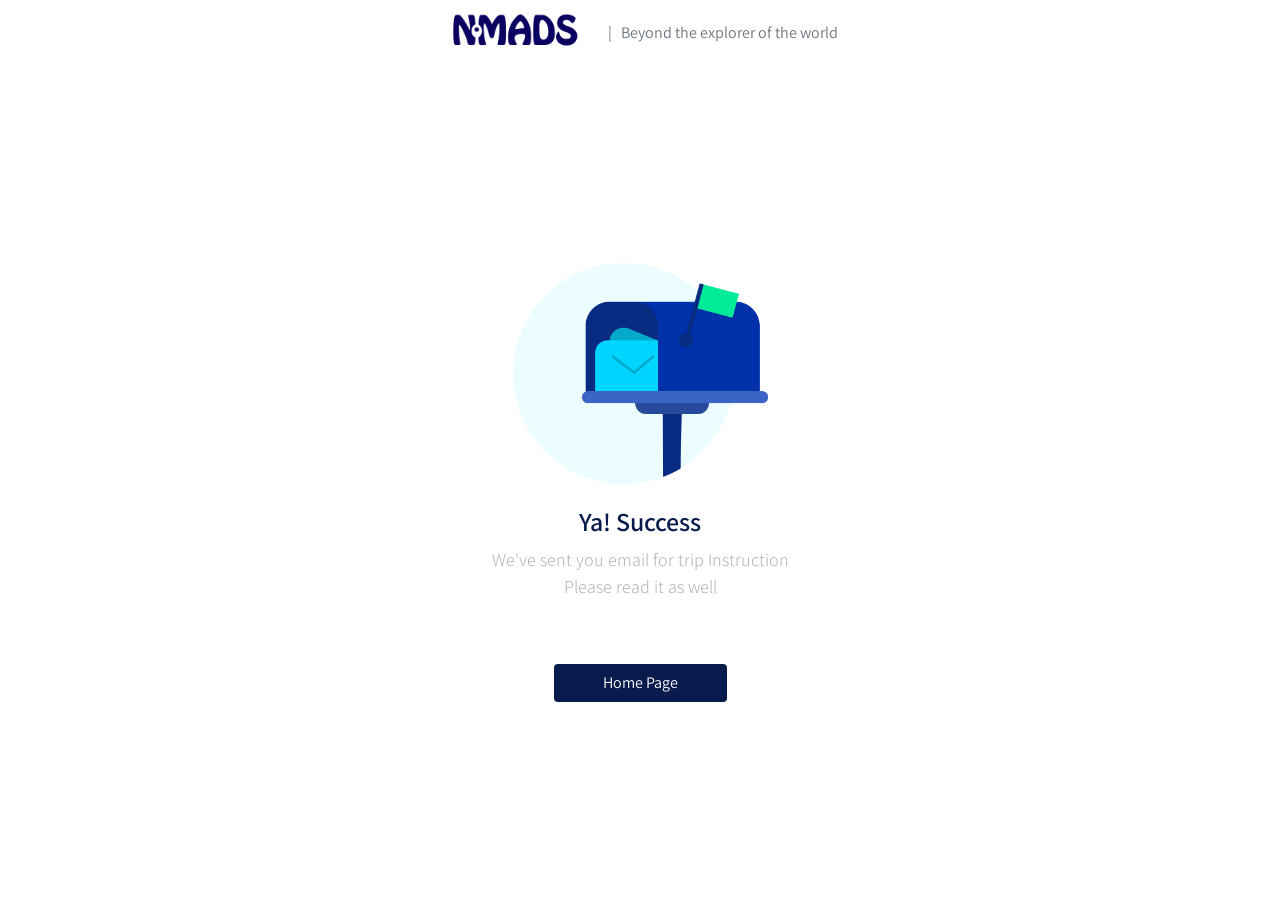
<file: success.html>
<!DOCTYPE html>
<html lang="en">
<head>
    <meta charset="UTF-8">
    <meta name="viewport" content="width=device-width, initial-scale=1.0">
    <title>Document</title>

    <link rel="stylesheet" href="frontend/libraries/bootstrap/css/bootstrap.css">
    <link rel="stylesheet" href="frontend/libraries/xzoom/xzoom.css">
    <link rel="stylesheet" href="frontend/libraries/gijgo/css/gijgo.min.css">
    <link href="https://fonts.googleapis.com/css2?family=Assistant:wght@200;300;400;600;700;800&display=swap" rel="stylesheet">
    <link href="https://fonts.googleapis.com/css2?family=Playfair+Display:ital,wght@0,400;0,500;0,600;0,700;0,800;0,900;1,400;1,500;1,700;1,800;1,900&display=swap" rel="stylesheet">
    <link rel="stylesheet" href="frontend/styles/main.css">


</head>
<body>
   <!--navigasi  -->
    <div class="container">
    	<!-- logo -->
        <nav class="row navbar navbar-expand-lg navbar-light bg-white">
            <div class="navbar-nav ml-auto mr-auto mr-sm-auto mr-lg-0 mr-md-auto">
                <a href="index.html" class="navbar-brand">
                    <img src="frontend/images/Logo.png" alt="">
                </a>
            </div>
            <ul class="navbar-nav mr-auto d-none d-lg-block">
                <li>
                    <span class="text-muted">
                        | &nbsp; Beyond the explorer of the world
                    </span>
                </li>
            </ul>
        </nav>
    </div>
    
    <main>
        <div class="section-success d-flex align-items-center">
            
            <div class="col text-center">
                <img src="frontend/images/ic_mail.png" alt="">
                <h1>Ya! Success</h1>
            <p>
               We've sent you email for trip Instruction
                <br/>
                Please read it as well
            </p>
            <a href="index.html" class="btn btn-home-page mt-5 px-5">
                Home Page
            </a>    
            </div>
            
        </div>
    </main>


    <script src="frontend/libraries/jquery/jquery-3.4.1.min.js"></script>
    <script src="frontend/libraries/bootstrap/js/bootstrap.js"></script>
    <script src="frontend/libraries/retina/retina.min.js"></script>
    <script src="frontend/libraries/xzoom/xzoom.min.js"></script>
    <script src="frontend/libraries/gijgo/js/gijgo.min.js"></script>
    <script>
        $(document).ready(function(){
          $(".xzoom, .xzoom-gallery").xzoom({
              zoomWidth :500,
              title: false,
              tint: '#333',
              xoffset: 15
          });

          $('.datepicker').datepicker({
              uiLibrary: 'bootstrap4',
              icon : {
                  rightIcon: '<img src="frontend/images/icon_date.png"/>'
              }
          });
        });
    </script>
</body>
</html>
</file>
<file: frontend/styles/main.css>
body {
  background-color: #ffffff;
  font-family: 'Assistant', sans-serif;
  color: #071C4D;
}

.navbar-brand img {
  max-height: 40px;
}

.btn-navbar-right {
  margin-top: -15px !important;
  margin-bottom: -10px !important;
  margin-right: -32px !important;
  height: 70px;
  border-radius: 0;
}

.btn-login {
  background-color: #071C4D;
  color: #fff;
}

.btn-login:hover {
  background-color: #071c4d;
  color: #fff;
}

.navbar-light .navbar-nav .nav-link {
  color: #071c4d;
}

.navbar-light .navbar-nav .nav-link.active {
  font-weight: bold;
  color: #071C4D !important;
}

header {
  padding: 180px 0 165px;
  background-image: url(../images/header.jpg);
  background-size: cover;
  margin-top: -70px;
}

header h1, header p {
  color: #fff;
}

header h1 {
  font-family: 'Playfair Display', serif;
  font-weight: bold;
  font-size: 50px;
}

header p {
  font-size: 22px;
}

header .btn-get-started {
  background-color: #EF8B18;
  color: #fff;
}

header .btn-get-started:hover {
  background-color: #F3880C;
  color: #fff;
}

.section-stats {
  margin-top: -50px;
}

.section-stats .stats-detail {
  padding-top: 15px;
  background-color: #fff;
  padding-left: 40px;
}

.section-stats h2 {
  font-size: 30px;
  margin-bottom: 0;
}

.section-stats p {
  font-size: 20px;
  font-weight: lighter;
}

.section-popular {
  min-height: 540px;
  background-color: #06003A;
  margin-top: -50px;
  margin-bottom: -230px;
}

.section-popular .section-popular-heading {
  margin-top: 150px;
}

.section-popular .section-popular-heading h2, .section-popular .section-popular-heading p {
  color: #fff;
}

.section-popular .section-popular-heading h2 {
  font-family: 'Playfair Display', serif;
  font-weight: bold;
  font-size: 40px;
}

.section-popular .section-popular-heading p {
  font-size: 18px;
}

.section-popular-content .section-popular-travel .card-travel {
  min-height: 380px;
  background-color: #ddd;
  color: #fff;
  padding: 30px;
  background-size: cover;
  margin-bottom: 20px;
}

.section-popular-content .section-popular-travel .travel-country {
  font-size: 26px;
  color: #fff;
}

.section-popular-content .section-popular-travel .travel-location {
  font-size: 26px;
  color: #fff;
}

.section-popular-content .section-popular-travel .travel-button .btn-travel-details {
  background-color: #EF8B18;
  color: #fff;
}

.section-popular-content .section-popular-travel .travel-button .btn-travel-details:hover {
  background-color: #EF8B18;
  color: #fff;
}

.section-network {
  background-color: #fff;
  margin-top: -170px;
  padding-top: 240px;
  padding-bottom: 50px;
}

.section-network h2 {
  font-family: 'Playfair Display',serif;
  font-weight: bold;
  font-size: 40px;
}

.section-network p {
  font-size: 18px;
}

.section-network img {
  max-width: 100%;
}

.section-testimonials-heading {
  background: -webkit-gradient(linear, left top, left bottom, from(#fff), to(#f7f9ff));
  background: linear-gradient(#fff 0%, #f7f9ff 100%);
  padding-top: 50px;
  min-height: 506px;
}

.section-testimonials-heading h2 {
  font-family: 'Playfair Display', serif;
  font-weight: bold;
  font-size: 40px;
  text-align: center;
  color: #071C4D;
}

.section-testimonials-heading p {
  font-size: 18px;
}

.section-testimonial-content {
  margin-top: -300px;
  padding-bottom: 50px;
}

.section-testimonial-content .card-testimonial {
  padding: 40px 20-x 10px;
  border-radius: 11px;
  margin-bottom: 20px;
}

.section-testimonial-content .testimonial-content {
  min-height: 300px;
}

.section-testimonial-content h3 {
  font-size: 22px;
}

.section-testimonial-content .testimonial {
  font-weight: 200px;
  font-size: 26px;
  color: #6e6e6e;
  min-height: 160px;
}

.section-testimonial-content .trip-to {
  font-weight: normal;
  font-size: 22px;
  color: #6e6e6e;
}

.section-testimonial-content hr {
  margin-left: -20px;
  margin-right: -20px;
}

.btn-get-started {
  background-color: #EF8B18;
  color: #fff;
}

.btn-get-started:hover {
  background-color: #F3880C;
  color: #fff;
}

.btn-need-help {
  background-color: #f2f2f2;
  color: #c3c3c3;
}

.btn-need-help:hover {
  background-color: #f2f2f2;
  color: #c3c3c3;
}

.section-footer a {
  color: #071c4d;
}

.section-details-header {
  min-height: 310px;
  background: #E4E6EB;
  margin-top: -70px;
}

.section-details-content {
  margin-top: -210px;
  min-height: 100vh;
}

.section-details-content .breadcrumb {
  background-color: transparent;
  padding: 0;
  margin-bottom: 30px;
}

.section-details-content .breadcrumb-item.active {
  font-weight: bold;
  color: #071C4D;
}

.section-details-content .card-details {
  padding: 30px;
  border-radius: 11px;
}

.section-details-content .card-details h1 {
  font-size: 24px;
}

.section-details-content .card-details h2 {
  font-size: 20px;
}

.section-details-content .card-details p {
  font-size: 18px;
  color: #b1b1b1;
}

.section-details-content .card-details h3 {
  font-weight: 300;
  font-size: 14px;
  color: #071c4d;
}

.section-details-content .card-details .trip-informations th {
  font-weight: 300;
  font-size: 18px;
  color: #071c4d;
}

.section-details-content .card-details .trip-informations td {
  font-weight: 300;
  font-size: 18px;
  color: #b1b1b1;
}

.section-details-content .card-details .trip-informations .text-blue {
  color: #071c4d;
  font-weight: bold;
}

.section-details-content .card-details .trip-informations .text-orange {
  color: #EF8B18;
  font-weight: bold;
}

.section-details-content .card-details .payment-intructions {
  font-weight: 300;
  font-size: 14px;
  color: #b1b1b1;
}

.section-details-content .card-details .bank .bank-item h3 {
  font-size: 18px;
  color: #071C4D;
  margin-bottom: 0;
}

.section-details-content .card-details .bank .bank-item p {
  margin-bottom: 0;
}

.section-details-content .card-details .bank .bank-item .description {
  margin-left: 10px;
  overflow: hidden;
  float: left;
}

.section-details-content .card-details .bank .bank-item .description p {
  font-weight: normal;
  font-size: 16px;
  color: #071c4d;
}

.section-details-content .card-details .bank .bank-image {
  width: 45px;
  height: 45px;
  float: left;
}

.section-details-content .card-details .disclaimer {
  font-weight: 300px;
  font-size: 14px;
  color: #b1b1b1;
}

.section-details-content .card-details .gj-datepicker .datepicker {
  border-right: 0;
}

.section-details-content .card-details .gj-datepicker .input-group-append {
  padding-right: 22px;
}

.section-details-content .card-details .btn-add-now {
  background-color: #071c4d;
  color: #fff;
}

.section-details-content .card-details .btn-add-now.hover {
  background-color: #1b3886;
  color: #fff;
}

.section-details-content .card-right {
  border-bottom-left-radius: 0;
  border-bottom-right-radius: 0;
  border-bottom: 0;
}

.section-details-content .features {
  margin-top: 20px;
}

.section-details-content .features h3 {
  font-size: 18px;
  color: #071C4D;
  margin-bottom: 0;
}

.section-details-content .features p {
  margin-bottom: 0;
}

.section-details-content .features .description {
  margin-left: 10px;
  overflow: hidden;
  float: left;
}

.section-details-content .features .feature-image {
  width: 45px;
  height: 45px;
  float: left;
}

.section-details-content .gallery .xzoom-container {
  display: block;
}

.section-details-content .gallery .xzoom-container .xzoom {
  width: 100%;
  -webkit-box-shadow: none;
          box-shadow: none;
  margin-bottom: 12px;
}

.section-details-content .gallery .xzoom-container .xactive {
  border: 4px solid #1abc9c;
  -webkit-box-shadow: none;
          box-shadow: none;
}

.section-details-content .member .member-image {
  width: 40px;
  height: 40px;
}

.section-details-content .join-container {
  margin-top: -16px;
}

.section-details-content .btn-join-now {
  background-color: #f18b3c;
  color: #fff;
  border-radius: 0;
}

.section-details-content .btn-join-now.hover {
  background-color: #ffb57c;
  color: #fff;
}

.section-success {
  height: 90vh;
}

.section-success h1 {
  font-weight: 600;
  font-size: 26px;
  color: #071c4d;
}

.section-success p {
  font-weight: 300;
  font-size: 18px;
  color: #b1b1b1;
}

.section-success .btn-home-page {
  border-radius: 4px;
  background-color: #071c4d;
  color: #fff;
}

.section-success .btn-home-page:hover {
  background-color: #2a488e;
  color: #fff;
}

@media (min-widht: 992px) {
  .login-container {
    background: -webkit-gradient(linear, left top, right top, color-stop(60%, #ffffff), color-stop(40%, #E4E6EB));
    background: linear-gradient(90deg, #ffffff 60%, #E4E6EB 40%);
    width: 100vw;
    height: 100vw;
  }
}

.page-login {
  height: 100vh;
}

.btn-login {
  background-color: #EF8B18;
  color: #fff;
}

.btn-login:hover {
  color: #fff;
}

.section-right a {
  font-family: Assistant;
  font-weight: 300;
  text-decoration: underline;
  font-size: 14px;
  text-align: center;
  color: #bfbfbf;
}

.section-left h1 {
  font-family: 'Playfair Display';
  font-weight: bold;
  font-size: 50px;
  text-align: left;
  color: #0A0160;
}
/*# sourceMappingURL=main.css.map */
</file>
<file: frontend/libraries/xzoom/xzoom.css>
/* Compatibility styles for frameworks like bootstrap, foundation e.t.c */
.xzoom-source img, .xzoom-preview img, .xzoom-lens img {
  display: block;
  max-width: none;
  max-height: none;
  -webkit-transition: none;
  -moz-transition: none;
  -o-transition: none;
  transition: none;
}
/* --------------- */

/* xZoom Styles below */
.xzoom-container { 
  display: inline-block;
}

.xzoom-thumbs {
  text-align: center;
  margin-bottom: 10px;
}

.xzoom { 
  -webkit-box-shadow: 0px 0px 5px 0px rgba(0,0,0,0.5);
  -moz-box-shadow: 0px 0px 5px 0px rgba(0,0,0,0.5);
  box-shadow: 0px 0px 5px 0px rgba(0,0,0,0.5);  
}
.xzoom2, .xzoom3, .xzoom4, .xzoom5 {
  -webkit-box-shadow: 0px 0px 5px 0px rgba(0,0,0,0.5);
  -moz-box-shadow: 0px 0px 5px 0px rgba(0,0,0,0.5);
  box-shadow: 0px 0px 5px 0px rgba(0,0,0,0.5);
}

/* Thumbs */
.xzoom-gallery, .xzoom-gallery2, .xzoom-gallery3, .xzoom-gallery4, .xzoom-gallery5 {
  border: 1px solid #cecece;
  margin-left: 5px;
  margin-bottom: 10px;
}

.xzoom-source, .xzoom-hidden {
  display: block;
  position: static;
  float: none;
  clear: both;
}

/* Everything out of border is hidden */
.xzoom-hidden {
  overflow: hidden;
}

/* Preview */
.xzoom-preview {
  border: 1px solid #888;
  background: #2f4f4f;
  box-shadow: -0px -0px 10px rgba(0,0,0,0.50);
}

/* Lens */
.xzoom-lens {
  border: 1px solid #555;
  box-shadow: -0px -0px 10px rgba(0,0,0,0.50);
  cursor: crosshair;
}

/* Loading */
.xzoom-loading {
  background-position: center center;
  background-repeat: no-repeat;
  border-radius: 100%;
  opacity: .7;
  background: url(../images/xloading.gif);
  width: 48px;
  height: 48px;
}

/* Additional class that applied to thumb when it is active */
.xactive {
  -webkit-box-shadow: 0px 0px 3px 0px rgba(74,169,210,1);
  -moz-box-shadow: 0px 0px 3px 0px rgba(74,169,210,1);
  box-shadow: 0px 0px 3px 0px rgba(74,169,210,1); 
  border: 1px solid #4aaad2;
}

/* Caption */
.xzoom-caption {
  position: absolute;
  bottom: -43px;
  left: 0;
  background: #000;
  width: 100%;
  text-align: left;
}

.xzoom-caption span {
  color: #fff;
  font-family: Arial, sans-serif;
  display: block;
  font-size: 0.75em;
  font-weight: bold;
  padding: 10px;
}
</file>
<file: frontend/libraries/gijgo/css/gijgo.min.css>
.gj-button-md,.gj-text-align-center{text-align:center}.gj-button-md,.gj-modal{overflow:hidden;outline:0}.gj-button-md,.gj-button-md-group{position:relative;vertical-align:middle}.gj-button,.gj-button-md,.gj-cursor-pointer{cursor:pointer}.gj-button{background-color:#f5f5f5;border:1px solid #ddd;color:#000;border-radius:3px;padding:6px 10px}.gj-unselectable{-webkit-touch-callout:none;-webkit-user-select:none;-khtml-user-select:none;-moz-user-select:none;-ms-user-select:none;user-select:none}.gj-row{display:-webkit-box;display:-ms-flexbox;display:flex;-ms-flex-wrap:wrap;flex-wrap:wrap}.gj-margin-left-5{margin-left:5px}.gj-margin-left-10{margin-left:10px}.gj-width-full{width:100%}.gj-font-size-16{font-size:16px}.gj-hidden{display:none}.gj-button-md{background:0 0;border:none;border-radius:2px;color:rgba(0,0,0,.87);height:36px;margin:0;min-width:64px;padding:0 16px;display:inline-block;font-family:Roboto,Helvetica,Arial,sans-serif;font-size:1rem;font-weight:500;text-transform:uppercase;letter-spacing:0;will-change:box-shadow;transition:box-shadow .2s cubic-bezier(.4,0,1,1),background-color .2s cubic-bezier(.4,0,.2,1),color .2s cubic-bezier(.4,0,.2,1);text-decoration:none;line-height:36px;-webkit-user-select:none;-moz-user-select:none;-ms-user-select:none;user-select:none}.gj-button-md:hover{background-color:rgba(158,158,158,.2)}.gj-button-md:disabled{color:rgba(0,0,0,.26);background:0 0}.gj-button-md .gj-icon,.gj-button-md .material-icons{vertical-align:middle}.gj-button-md.gj-button-md-icon{width:24px;height:31px;min-width:24px;padding:0;display:table}ul.gj-list-bootstrap li [data-role=image],ul.gj-list-md li [data-role=checkbox],ul.gj-list-md li [data-role=image]{height:24px;width:24px}.gj-button-md.gj-button-md-icon .gj-icon,.gj-button-md.gj-button-md-icon .material-icons{display:table-cell;margin-right:0;width:24px;height:24px}.gj-button-md.active{background-color:rgba(158,158,158,.4)}.gj-button-md-group{display:inline-block}.gj-textbox-md{border:none;border-bottom:1px solid rgba(0,0,0,.42);display:block;font-family:Helvetica,Arial,sans-serif;font-size:16px;line-height:16px;padding:4px 0;margin:0;width:100%;background:0 0;text-align:left;color:rgba(0,0,0,.87)}.gj-textbox-md:active,.gj-textbox-md:focus{border-bottom:2px solid rgba(0,0,0,.42);outline:0}.gj-textbox-md::placeholder{color:#8e8e8e}.gj-textbox-md:-ms-input-placeholder{color:#8e8e8e}.gj-textbox-md::-ms-input-placeholder{color:#8e8e8e}.gj-md-spacer-24{min-width:24px;width:24px;display:inline-block}.gj-md-spacer-32{min-width:32px;width:32px;display:inline-block}.gj-modal{position:fixed;top:0;right:0;bottom:0;left:0;z-index:1203;display:none;-webkit-overflow-scrolling:touch;background-color:rgba(0,0,0,.54118);transition:.2s ease opacity;will-change:opacity}ul.gj-list li [data-role=wrapper]{display:table;width:100%}ul.gj-list li [data-role=checkbox],ul.gj-list li [data-role=image]{display:table-cell;vertical-align:middle;text-align:center}ul.gj-list li [data-role=display]{display:table-cell;vertical-align:middle;cursor:pointer}ul.gj-list li [data-role=display]:empty:before{content:"\200b"}ul.gj-list-bootstrap{padding-left:0;margin-bottom:0}ul.gj-list-bootstrap li{padding:0}ul.gj-list-bootstrap li [data-role=wrapper]{padding:0 10px}ul.gj-list-bootstrap li [data-role=checkbox]{width:24px;padding:3px}ul.gj-list-bootstrap li [data-role=display]{padding:8px 0 8px 4px}.list-group-item.active ul li,.list-group-item.active:focus ul li,.list-group-item.active:hover ul li{text-shadow:none;color:initial}ul.gj-list-md{padding:0;list-style:none;line-height:24px;letter-spacing:0;color:#616161}.gj-picker-md,ul.gj-list-md li{font-family:Roboto,Helvetica,Arial,sans-serif;font-size:16px;font-weight:400;letter-spacing:.04em;line-height:1}ul.gj-list-md li{display:list-item;list-style-type:none;padding:0;min-height:unset;box-sizing:border-box;align-items:center;cursor:default;overflow:hidden;-webkit-flex-direction:row;-ms-flex-direction:row;flex-direction:row;-webkit-flex-wrap:nowrap;-ms-flex-wrap:nowrap;flex-wrap:nowrap}ul.gj-list-md li [data-role=display]{padding:8px 0 8px 5px;order:0;flex-grow:2;text-decoration:none;box-sizing:border-box;align-items:center;text-align:left;color:rgba(0,0,0,.87)}ul.gj-list-md li.disabled>[data-role=wrapper]>[data-role=display]{color:#9E9E9E}.gj-list-md-active{background:#e0e0e0;color:#3f51b5}.gj-picker{position:absolute;z-index:1203;background-color:#fff}.gj-picker .selected{color:#fff}.gj-picker-md{color:rgba(0,0,0,.87);border:1px solid #E0E0E0}.gj-modal .gj-picker-md{border:0}.gj-picker-md [role=header]{color:rgba(255,255,255,.54);display:flex;background:#2196f3;align-items:baseline;user-select:none;justify-content:center}.gj-picker-md [role=footer]{float:right;padding:10px}.gj-picker-md [role=footer] button.gj-button-md{color:#2196f3;font-weight:700;font-size:13px}.gj-picker-bootstrap{border:1px solid #E0E0E0}.gj-picker-bootstrap .selected{color:#888}.gj-picker-bootstrap [role=header]{background:#eee;color:#AAA}@font-face{font-family:gijgo-material;src:url(../fonts/gijgo-material.eot?235541);src:url(../fonts/gijgo-material.eot?235541#iefix) format('embedded-opentype'),url(../fonts/gijgo-material.ttf?235541) format('truetype'),url(../fonts/gijgo-material.woff?235541) format('woff'),url(../fonts/gijgo-material.svg?235541#gijgo-material) format('svg');font-weight:400;font-style:normal}.gj-icon{font-family:gijgo-material!important;font-size:24px;speak:none;font-style:normal;font-weight:400;font-variant:normal;text-transform:none;line-height:1;letter-spacing:0;-webkit-font-feature-settings:"liga";-moz-font-feature-settings:"liga=1";-moz-font-feature-settings:"liga";-ms-font-feature-settings:"liga" 1;font-feature-settings:"liga";-webkit-font-variant-ligatures:discretionary-ligatures;font-variant-ligatures:discretionary-ligatures;-webkit-font-smoothing:antialiased;-moz-osx-font-smoothing:grayscale}.gj-icon.undo:before{content:"\e900"}.gj-icon.vertical-align-top:before{content:"\e901"}.gj-icon.vertical-align-center:before{content:"\e902"}.gj-icon.vertical-align-bottom:before{content:"\e903"}.gj-icon.arrow-dropup:before{content:"\e904"}.gj-icon.clock:before{content:"\e905"}.gj-icon.refresh:before{content:"\e906"}.gj-icon.last-page:before{content:"\e907"}.gj-icon.first-page:before{content:"\e908"}.gj-icon.cancel:before{content:"\e909"}.gj-icon.clear:before{content:"\e90a"}.gj-icon.check-circle:before{content:"\e90b"}.gj-icon.delete:before{content:"\e90c"}.gj-icon.arrow-upward:before{content:"\e90d"}.gj-icon.arrow-forward:before{content:"\e90e"}.gj-icon.arrow-downward:before{content:"\e90f"}.gj-icon.arrow-back:before{content:"\e910"}.gj-icon.list-numbered:before{content:"\e911"}.gj-icon.list-bulleted:before{content:"\e912"}.gj-icon.indent-increase:before{content:"\e913"}.gj-icon.indent-decrease:before{content:"\e914"}.gj-icon.redo:before{content:"\e915"}.gj-icon.align-right:before{content:"\e916"}.gj-icon.align-left:before{content:"\e917"}.gj-icon.align-justify:before{content:"\e918"}.gj-icon.align-center:before{content:"\e919"}.gj-icon.strikethrough:before{content:"\e91a"}.gj-icon.italic:before{content:"\e91b"}.gj-icon.underlined:before{content:"\e91c"}.gj-icon.bold:before{content:"\e91d"}.gj-icon.arrow-dropdown:before{content:"\e91e"}.gj-icon.done:before{content:"\e91f"}.gj-icon.pencil:before{content:"\e920"}.gj-icon.minus:before{content:"\e921"}.gj-icon.plus:before{content:"\e922"}.gj-icon.chevron-up:before{content:"\e923"}.gj-icon.chevron-right:before{content:"\e924"}.gj-icon.chevron-down:before{content:"\e925"}.gj-icon.chevron-left:before{content:"\e926"}.gj-icon.event:before{content:"\e927"}.gj-draggable{cursor:move}.gj-resizable-handle{position:absolute;font-size:.1px;display:block;-ms-touch-action:none;touch-action:none;z-index:1203}.gj-dialog-bootstrap [data-role=title],.gj-dialog-bootstrap4 [data-role=title]{display:inline}.gj-dialog-bootstrap,.gj-dialog-bootstrap4,.gj-dialog-md{z-index:1202;overflow:hidden}.gj-resizable-n{cursor:n-resize;height:7px;width:100%;top:-5px;left:0}.gj-resizable-e{cursor:e-resize;width:7px;right:-5px;top:0;height:100%}.gj-resizable-s{cursor:s-resize;height:7px;width:100%;bottom:-5px;left:0}.gj-resizable-w{cursor:w-resize;width:7px;left:-5px;top:0;height:100%}.gj-resizable-se{cursor:se-resize;width:12px;height:12px;right:1px;bottom:1px}.gj-resizable-sw{cursor:sw-resize;width:9px;height:9px;left:-5px;bottom:-5px}.gj-resizable-nw{cursor:nw-resize;width:9px;height:9px;left:-5px;top:-5px}.gj-resizable-ne{cursor:ne-resize;width:9px;height:9px;right:-5px;top:-5px}.gj-dialog-footer{position:absolute;bottom:0;width:100%;margin-top:0}.gj-dialog-scrollable [data-role=body]{overflow-x:hidden;overflow-y:scroll}.gj-dialog-bootstrap [data-role=close]{line-height:1.42857143}.gj-dialog-bootstrap4 [data-role=close]{line-height:1.5}.gj-dialog-md{background-color:#FFF;border:none;box-shadow:0 11px 15px -7px rgba(0,0,0,.2),0 24px 38px 3px rgba(0,0,0,.14),0 9px 46px 8px rgba(0,0,0,.12);box-sizing:border-box;position:relative;display:-webkit-box;display:-webkit-flex;display:-ms-flexbox;display:flex;-webkit-box-orient:vertical;-webkit-box-direction:normal;-webkit-flex-direction:column;-ms-flex-direction:column;flex-direction:column;-webkit-background-clip:padding-box;background-clip:padding-box;outline:0}.gj-dialog-md-header{padding:24px 24px 0;font-family:Roboto,Helvetica,Arial,sans-serif}.gj-dialog-md-title{margin:0;font-weight:400;display:inline;line-height:28px;font-size:20px}.gj-dialog-md-close{-webkit-appearance:none;padding:0;cursor:pointer;background:0 0;border:0;float:right;line-height:28px;font-size:28px}.gj-dialog-md-body{padding:20px 24px 24px;color:rgba(0,0,0,.54);font-family:Helvetica,Arial,sans-serif;font-size:14px;font-weight:400;line-height:20px}.gj-dialog-md-footer{padding:8px 8px 8px 24px;display:-webkit-flex;display:-ms-flexbox;display:flex;-webkit-flex-direction:row-reverse;-ms-flex-direction:row-reverse;flex-direction:row-reverse;-webkit-flex-wrap:wrap;-ms-flex-wrap:wrap;flex-wrap:wrap;box-sizing:border-box}.gj-dialog-md-footer>:first-child{margin-right:0}.gj-dialog-md-footer>*{margin-right:8px;height:36px}DIV.gj-grid-wrapper{margin:auto;position:relative;clear:both;z-index:1}TABLE.gj-grid{margin:auto;border-collapse:collapse;width:100%;table-layout:fixed}TABLE.gj-grid THEAD TH [data-role=selectAll]{margin:auto}table.gj-grid-bootstrap thead th [data-role=sorticon],table.gj-grid-md thead th [data-role=sorticon]{margin-left:5px}TABLE.gj-grid THEAD TH [data-role=title],TABLE.gj-grid THEAD TH [data-role=sorticon]{display:inline-block}TABLE.gj-grid THEAD TH{overflow:hidden;text-overflow:ellipsis}TABLE.gj-grid.autogrow-header-row THEAD TH{overflow:auto;text-overflow:initial;white-space:pre-wrap;-ms-word-break:break-word;word-break:break-word}TABLE.gj-grid>tbody>tr>td{overflow:hidden;position:relative}table.gj-grid tbody div[data-role=display]{vertical-align:middle;text-indent:0;white-space:pre-wrap;-ms-word-break:break-word;word-break:break-word}table.gj-grid.fixed-body-rows tbody div[data-role=display]{overflow:hidden;text-overflow:ellipsis;white-space:nowrap;-ms-word-break:initial;word-break:initial}table.gj-grid tfoot DIV[data-role=display]{vertical-align:middle;text-indent:0;display:flex}TABLE.gj-grid .fa{padding:2px}TABLE.gj-grid>tbody>tr>td>div{padding:2px;overflow:hidden}DIV.gj-grid-wrapper DIV.gj-grid-loading-cover{background:#BBB;opacity:.5;position:absolute;vertical-align:middle}DIV.gj-grid-wrapper DIV.gj-grid-loading-text{position:absolute;font-weight:700}table.gj-grid-bootstrap thead th{background-color:#f5f5f5;vertical-align:middle}table.gj-grid-bootstrap thead th [data-role=sorticon] i.gj-icon,table.gj-grid-bootstrap thead th [data-role=sorticon] i.material-icons{position:absolute;font-size:20px;top:15px}table.gj-grid-bootstrap tbody tr td div[data-role=display]{padding:0}.gj-grid-bootstrap-4 .gj-checkbox-bootstrap{display:inline-block;padding-top:2px}.gj-grid-bootstrap-4 tbody tr.active{background-color:rgba(0,0,0,.075)}.gj-grid-md{position:relative;border:1px solid #e0e0e0;border-collapse:collapse;white-space:nowrap;font-size:13px;font-family:Roboto,Helvetica,Arial,sans-serif;background-color:#fff}.gj-grid-md td:first-of-type,.gj-grid-md th:first-of-type{padding-left:24px}.gj-grid-md td,.gj-grid-md th{padding:12px 18px;position:relative;box-sizing:border-box}.gj-grid-md th{vertical-align:bottom;font-weight:700;line-height:31px;letter-spacing:0;height:56px;font-size:12px;color:rgba(0,0,0,.54);text-align:right}.gj-grid-md td{height:48px;border-top:1px solid #e0e0e0;border-bottom:1px solid #e0e0e0;text-align:left;color:rgba(0,0,0,.87)}.gj-grid-bootstrap tbody tr.gj-grid-top-border td,.gj-grid-md tbody tr.gj-grid-top-border td{border-top:2px solid #777}.gj-grid-bootstrap tbody tr.gj-grid-bottom-border td,.gj-grid-md tbody tr.gj-grid-bottom-border td{border-bottom:2px solid #777}.gj-grid-md tbody tr{position:relative;height:48px;transition-duration:.28s;transition-timing-function:cubic-bezier(.4,0,.2,1);transition-property:background-color}.gj-grid-md tbody tr:hover{background-color:#EEE}.gj-grid-md tbody tr.gj-grid-md-select{background-color:#F5F5F5}table.gj-grid-md thead th [data-role=sorticon] i.gj-icon,table.gj-grid-md thead th [data-role=sorticon] i.material-icons{position:absolute;font-size:16px;top:19px}table.gj-grid-md thead th.gj-grid-select-all{padding-bottom:3px}@media only all{td.display-1120,td.display-320,td.display-480,td.display-640,td.display-800,td.display-960,th.display-1120,th.display-320,th.display-480,th.display-640,th.display-800,th.display-960{display:none}}@media screen and (min-width:20em){TABLE.gj-grid-bootstrap td.display-320,TABLE.gj-grid-bootstrap th.display-320{display:table-cell}}@media screen and (min-width:30em){TABLE.gj-grid-bootstrap td.display-480,TABLE.gj-grid-bootstrap th.display-480{display:table-cell}}@media screen and (min-width:40em){TABLE.gj-grid-bootstrap td.display-640,TABLE.gj-grid-bootstrap th.display-640{display:table-cell}}@media screen and (min-width:50em){TABLE.gj-grid-bootstrap td.display-800,TABLE.gj-grid-bootstrap th.display-800{display:table-cell}}@media screen and (min-width:60em){TABLE.gj-grid-bootstrap td.display-960,TABLE.gj-grid-bootstrap th.display-960{display:table-cell}}@media screen and (min-width:70em){TABLE.gj-grid-bootstrap td.display-1120,TABLE.gj-grid-bootstrap th.display-1120{display:table-cell}}.gj-grid-md tfoot tr th{padding-right:14px}.gj-grid-md tfoot tr[data-role=pager] .gj-grid-mdl-pager-label{padding-left:5px;padding-right:5px}.gj-grid-md tfoot tr[data-role=pager] .gj-dropdown-md{margin-left:12px}.gj-grid-md tfoot tr[data-role=pager] .gj-dropdown-md [role=presenter]{font-size:12px;font-weight:700;color:rgba(0,0,0,.54)}.gj-grid-md tfoot tr[data-role=pager] .gj-dropdown-md [role=presenter] [role=display]{text-align:right}.gj-grid-md tfoot tr[data-role=pager] .gj-grid-md-limit-select{margin-left:10px;font-size:12px;font-weight:700;color:rgba(0,0,0,.54)}.gj-grid-bootstrap tfoot tr[data-role=pager] th{line-height:30px;background-color:#f5f5f5}.gj-grid-bootstrap tfoot tr[data-role=pager] th>div>button,.gj-grid-bootstrap tfoot tr[data-role=pager] th>div>div{margin-right:5px}.gj-grid-bootstrap-4 tfoot tr[data-role=pager] th>div button{height:34px}.gj-grid-bootstrap-4 tfoot tr[data-role=pager] th div .gj-dropdown-bootstrap-4 .gj-dropdown-expander-mi .gj-icon{top:5px}.gj-grid-bootstrap-3 tfoot tr[data-role=pager] th>div>input{margin-right:5px;width:40px;text-align:right;display:inline-block;font-weight:700}.gj-grid-bootstrap-4 tfoot tr[data-role=pager] th>div>div.input-group{width:40px}.gj-grid-bootstrap-4 tfoot tr[data-role=pager] th>div>div.input-group input{text-align:right;font-weight:700;height:34px;padding-top:2px;padding-bottom:6px}.gj-grid-bootstrap tfoot tr[data-role=pager] th>div>select{display:inline-block;margin-right:5px;width:60px}.gj-grid-bootstrap tfoot tr[data-role=pager] th .gj-dropdown-bootstrap .gj-list-bootstrap [data-role=display]{line-height:14px}.gj-grid-bootstrap tfoot tr[data-role=pager] th .gj-dropdown-bootstrap [role=presenter] [role=display]{font-weight:700}.gj-grid-bootstrap tfoot tr[data-role=pager] th .gj-dropdown-bootstrap-3 [role=presenter]{padding:2px 8px}.gj-grid-bootstrap tfoot tr[data-role=pager] th .gj-dropdown-bootstrap-4 [role=presenter]{padding:1px 8px}.gj-grid thead tr th div.gj-grid-column-resizer-wrapper{position:relative;width:100%;height:0;top:0;left:0;padding:0}span.gj-grid-column-resizer{position:absolute;right:0;width:10px;top:-100px;height:300px;z-index:1203;cursor:e-resize}.gj-grid-resize-cursor{cursor:e-resize}.gj-grid-md tbody tr td.gj-grid-left-border,.gj-grid-md thead tr th.gj-grid-left-border{border-left:3px solid #777}.gj-grid-md tbody tr td.gj-grid-right-border,.gj-grid-md thead tr th.gj-grid-right-border{border-right:3px solid #777}.gj-grid-bootstrap tbody tr td.gj-grid-left-border,.gj-grid-bootstrap thead tr th.gj-grid-left-border{border-left:5px solid #ddd}.gj-grid-bootstrap tbody tr td.gj-grid-right-border,.gj-grid-bootstrap thead tr th.gj-grid-right-border{border-right:5px solid #ddd}.gj-dirty{position:absolute;top:0;left:0;border-style:solid;border-width:3px;border-color:red transparent transparent red;padding:0;overflow:hidden;vertical-align:top}.gj-grid-md tbody tr td.gj-grid-management-column{padding:3px}.gj-grid-md tbody tr td[data-mode=edit]{padding:0 18px}.gj-grid-bootstrap tbody tr td[data-mode=edit],.gj-grid-bootstrap tbody tr td[data-mode=edit] [data-role=edit],.gj-grid-md tbody .gj-dropdown-md [role=presenter] [role=display]{padding:0}.gj-grid-bootstrap-3 tbody tr td.gj-grid-management-column{padding:3px}.gj-grid-bootstrap-3 tbody tr td[data-mode=edit]{height:38px}.gj-grid-bootstrap-3 tbody tr td[data-mode=edit] [data-role=edit] input[type=text]{height:37px;padding:8px}.gj-grid-bootstrap-3 tbody tr td[data-mode=edit] .gj-dropdown-bootstrap [role=presenter]{border:0;border-radius:0;height:37px;padding-left:8px}.gj-grid-bootstrap-3 tbody tr td[data-mode=edit] .gj-datepicker-bootstrap{height:37px}.gj-grid-bootstrap-3 tbody tr td[data-mode=edit] .gj-datepicker-bootstrap [role=input]{height:37px;border:0;border-radius:0}.gj-grid-bootstrap-3 tbody tr td[data-mode=edit] .gj-datepicker-bootstrap [role=right-icon]{border:0;border-radius:0}.gj-grid-bootstrap-3 tbody tr td[data-mode=edit] .gj-checkbox-bootstrap{display:inline-block;padding-top:10px;height:32px}.gj-grid-bootstrap-4 tbody tr td.gj-grid-management-column{padding:6px}.gj-grid-bootstrap-4 tbody tr td[data-mode=edit] [data-role=edit] input[type=text]{height:48px;padding-left:12px}.gj-grid-bootstrap-4 tbody tr td[data-mode=edit] .gj-dropdown-bootstrap [role=presenter]{border:0;border-radius:0;height:48px;padding-left:12px;font-family:-apple-system,system-ui,BlinkMacSystemFont,"Segoe UI",Roboto,"Helvetica Neue",Arial,sans-serif}.gj-grid-bootstrap-4 tbody tr td[data-mode=edit] .gj-dropdown-bootstrap-4 [role=expander].gj-dropdown-expander-mi .gj-icon,.gj-grid-bootstrap-4 tbody tr td[data-mode=edit] .gj-dropdown-bootstrap-4 [role=expander].gj-dropdown-expander-mi .material-icons{top:13px}.gj-grid-bootstrap-4 tbody tr td[data-mode=edit] .gj-datepicker-bootstrap{height:48px}.gj-grid-bootstrap-4 tbody tr td[data-mode=edit] .gj-datepicker-bootstrap [role=input]{height:48px;border:0;border-radius:0}.gj-grid-bootstrap-4 tbody tr td[data-mode=edit] .gj-datepicker-bootstrap [role=right-icon]{background-color:#fff}.gj-grid-bootstrap-4 tbody tr td[data-mode=edit] .gj-datepicker-bootstrap [role=right-icon] button{border:0;border-radius:0;width:43px;position:relative}.gj-grid-bootstrap-4 tbody tr td[data-mode=edit] .gj-datepicker-bootstrap [role=right-icon] .gj-icon,.gj-grid-bootstrap-4 tbody tr td[data-mode=edit] .gj-datepicker-bootstrap [role=right-icon] .material-icons{top:13px;left:10px;font-size:24px}.gj-grid-bootstrap-4 tbody tr td[data-mode=edit] .gj-checkbox-bootstrap{display:inline-block;padding-top:15px;height:42px}.gj-grid-md thead tr[data-role=filter] th{border-top:1px solid #e0e0e0}div.gj-grid-wrapper div.gj-grid-bootstrap-toolbar{background-color:#f5f5f5;padding:8px;font-weight:700;border:1px solid #ddd}div.gj-grid-wrapper div.gj-grid-bootstrap-4-toolbar{background-color:#f5f5f5;padding:12px;font-weight:700;border:1px solid #ddd}div.gj-grid-wrapper div.gj-grid-md-toolbar{font-weight:700;font-size:24px;font-family:Helvetica,Arial,sans-serif;background-color:#fff;border-top:1px solid #e0e0e0;border-left:1px solid #e0e0e0;border-right:1px solid #e0e0e0;border-bottom:0;border-collapse:collapse;padding:0 18px;line-height:56px}.gj-checkbox-bootstrap,.gj-checkbox-md{min-width:0;font-weight:400;text-align:center;position:relative}table.gj-grid-scrollable tbody{overflow-y:auto;overflow-x:hidden;display:block}table.gj-grid-md.gj-grid-scrollable{border-bottom:0}table.gj-grid-md.gj-grid-scrollable tbody{border-right:1px solid #e0e0e0;border-bottom:1px solid #e0e0e0}table.gj-grid-md.gj-grid-scrollable tfoot{border-bottom:1px solid #e0e0e0}table.gj-grid-bootstrap.gj-grid-scrollable{border-bottom:0}table.gj-grid-bootstrap.gj-grid-scrollable tbody{border-right:1px solid #ddd;border-bottom:1px solid #ddd}table.gj-grid-bootstrap.gj-grid-scrollable tbody tr[data-role=row]:first-child td{border-top:0}table.gj-grid-bootstrap.gj-grid-scrollable tbody tr[data-role=row] td:first-child{border-left:0}table.gj-grid-bootstrap.gj-grid-scrollable tbody tr[data-role=row] td:last-child{border-right:0}table.gj-grid-bootstrap.gj-grid-scrollable tfoot{border-bottom:1px solid #ddd}ul.gj-list li [data-role=spacer]{display:table-cell}ul.gj-list li [data-role=expander]{display:table-cell;vertical-align:middle;text-align:center;cursor:pointer}[data-type=tree] ul li [data-role=expander].gj-tree-font-awesome-expander,[data-type=tree] ul li [data-role=expander].gj-tree-glyphicons-expander,[data-type=tree] ul li [data-role=expander].gj-tree-material-icons-expander{width:24px}[data-type=tree] ul li [data-role=expander].gj-tree-glyphicons-expander .glyphicon{top:4px;height:24px}.gj-tree-bootstrap-3 ul.gj-list-bootstrap li{border:0;border-radius:0;color:#333}.gj-tree-bootstrap-3 ul.gj-list-bootstrap li.active{color:#fff}.gj-tree-bootstrap-3 ul.gj-list-bootstrap li.disabled{color:#777;background-color:#eee}.gj-tree-bootstrap-4 ul.gj-list-bootstrap li{border:0;border-radius:0;color:#212529}.gj-tree-bootstrap-4 ul.gj-list-bootstrap li.active{color:#fff}.gj-tree-bootstrap-4 ul.gj-list-bootstrap li.disabled{color:#868e96}.gj-tree-bootstrap-4 ul.gj-list-bootstrap li ul.gj-list-bootstrap{width:100%}.gj-tree-bootstrap-border ul.gj-list-bootstrap li{border:1px solid #ddd}.gj-tree-bootstrap-border ul.gj-list-bootstrap li ul.gj-list-bootstrap li{border-left:0;border-right:0}.gj-tree-bootstrap-border ul.gj-list-bootstrap li:first-child{border-top-left-radius:4px;border-top-right-radius:4px}.gj-tree-bootstrap-border ul.gj-list-bootstrap li:last-child{border-bottom-left-radius:4px;border-bottom-right-radius:4px}.gj-tree-bootstrap-border ul.gj-list-bootstrap li ul.gj-list-bootstrap li:first-child{border-top-left-radius:0;border-top-right-radius:0}.gj-tree-bootstrap-border ul.gj-list-bootstrap li ul.gj-list-bootstrap li:last-child{border-bottom:0;border-bottom-left-radius:0;border-bottom-right-radius:0}ul.gj-list-bootstrap li [data-role=expander].gj-tree-material-icons-expander{padding-top:8px;padding-bottom:4px}.gj-tree-drag-el,.gj-tree-drag-el li{padding:0;margin:0}ul.gj-list-bootstrap li [data-role=expander].gj-tree-material-icons-expander .gj-icon{width:24px;height:24px}ul.gj-list-md li.disabled>[data-role=wrapper]>[data-role=expander]{color:#9E9E9E}.gj-tree-md-border ul.gj-list-md li{border:1px solid #616161;margin-bottom:-1px}.gj-tree-md-border ul.gj-list-md li ul.gj-list-md li{border-left:0;border-right:0}.gj-tree-md-border ul.gj-list-md li ul.gj-list-md li:last-child{border-bottom:0}.gj-tree-drop-above{border-top:1px solid #000}.gj-tree-bootstrap-3 ul.gj-list-bootstrap li [data-role=wrapper].drop-above,.gj-tree-bootstrap-4 ul.gj-list-bootstrap li [data-role=wrapper].drop-above{border-top:2px solid #000}.gj-tree-drop-below{border-bottom:1px solid #000}.gj-tree-bootstrap-3 ul.gj-list-bootstrap li [data-role=wrapper].drop-below,.gj-tree-bootstrap-4 ul.gj-list-bootstrap li [data-role=wrapper].drop-below{border-bottom:2px solid #000}.gj-tree-drag-el{z-index:1203}.gj-tree-drag-el [data-role=wrapper]{cursor:move;display:table}.gj-tree-drag-el [data-role=indicator]{width:14px;padding:0 3px;display:table-cell;vertical-align:middle;text-align:center}.gj-tree-bootstrap-drag-el li.list-group-item{border:0;background:unset}.gj-tree-bootstrap-drag-el [data-role=indicator],.gj-tree-md-drag-el [data-role=indicator]{width:24px;height:24px;padding:0}.gj-checkbox-bootstrap{font-size:0;margin:0;width:18px;height:18px;display:inline}.gj-checkbox-bootstrap input[type=checkbox]{display:none;margin-bottom:-12px}.gj-checkbox-bootstrap span{background:#fff;display:block;content:" ";width:18px;height:18px;line-height:11px;font-size:11px;padding:2px;color:#555;border:1px solid #CCC;border-radius:3px;transition:box-shadow .2s linear,border-color .2s linear;cursor:pointer;margin:auto}.gj-checkbox-bootstrap input[type=checkbox]:focus+span:before{outline:0;box-shadow:0 0 0 0 #66afe9,0 0 6px rgba(102,175,233,.6);border-color:#66afe9}.gj-datepicker-bootstrap :active,.gj-datepicker-bootstrap :focus,.gj-timepicker-bootstrap :active,.gj-timepicker-bootstrap :focus{box-shadow:none}.gj-checkbox-bootstrap input[type=checkbox][disabled]+span{opacity:.6;cursor:not-allowed}.gj-checkbox-bootstrap.gj-checkbox-bootstrap-4 span{line-height:16px;padding:0}.gj-checkbox-bootstrap-4.gj-checkbox-material-icons input[type=checkbox]:checked+span:after,.gj-checkbox-bootstrap-4.gj-checkbox-material-icons input[type=checkbox]:indeterminate+span:after{font-size:16px}.gj-checkbox-md{font-size:0;margin:0;width:16px;height:16px}.gj-checkbox-md input[type=checkbox]{display:none;margin-bottom:-12px}.gj-checkbox-md span{display:inline-block;box-sizing:border-box;width:16px;height:16px;margin:0;cursor:pointer;overflow:hidden;border:2px solid #616161;border-radius:2px;z-index:2}.gj-checkbox-md input[type=checkbox]:checked+span{border:2px solid #536DFE}.gj-checkbox-md input[type=checkbox]:checked+span:after{color:#FFF;background-color:#536DFE;position:absolute;left:1px;top:-15px}.gj-checkbox-md input[type=checkbox]:indeterminate+span{border:2px solid #616161}.gj-checkbox-md input[type=checkbox]:indeterminate+span:after{color:#616161;position:absolute;left:1px;top:-15px}.gj-checkbox-md input[type=checkbox][disabled]+span{border:2px solid #9E9E9E}.gj-editor-md,.gj-editor-md [role=body]{border:1px solid rgba(158,158,158,.2)}.gj-checkbox-md input[type=checkbox][disabled]+span:after{background-color:#9E9E9E}.gj-checkbox-md input[type=checkbox][disabled]:indeterminate+span:after{color:#FFF}.gj-checkbox-material-icons input[type=checkbox]:checked+span:after{content:"\e91f";font-size:14px;font-weight:700;white-space:pre}.gj-checkbox-material-icons input[type=checkbox]:indeterminate+span:after{content:"\e921";font-size:14px;font-weight:700;white-space:pre}.gj-checkbox-glyphicons input[type=checkbox]:checked+span:after{display:inline-block;font-family:'Glyphicons Halflings';content:"\e013 "}.gj-checkbox-glyphicons input[type=checkbox]:indeterminate+span:after{display:inline-block;font-family:'Glyphicons Halflings';content:"\2212 ";padding-right:1px}.gj-checkbox-fontawesome .fa{font-size:14px}.gj-checkbox-bootstrap.gj-checkbox-fontawesome .fa{line-height:18px}.gj-checkbox-fontawesome input[type=checkbox]:checked+span:before{content:"\f00c "}.gj-checkbox-fontawesome input[type=checkbox]:indeterminate+span:before{content:"\f068 "}.gj-editor [role=body]{overflow:auto;outline:transparent solid 0;box-sizing:border-box}.gj-editor-md{padding:7px;font-family:Roboto,Helvetica,Arial,sans-serif;font-size:14px;font-weight:500;letter-spacing:0}.gj-editor-md [role=toolbar]{margin-bottom:7px}.gj-editor-md [role=toolbar] .gj-button-md{min-width:54px;margin-right:5px}.gj-editor-md [role=toolbar] .gj-button-md .gj-icon{width:24px;height:24px}.gj-editor-bootstrap,.gj-editor-bootstrap [role=body]{border:1px solid #eceeef}.gj-editor-md p{margin:0;padding:0}.gj-editor-md blockquote{font-size:14px}.gj-editor-bootstrap{padding:7px}.gj-editor-bootstrap [role=toolbar]{margin-bottom:7px}.gj-editor-bootstrap [role=toolbar] .btn-group{margin-right:10px}.gj-editor-bootstrap [role=toolbar] button{height:36px}.gj-editor-bootstrap p{margin:0;padding:0}.gj-editor-bootstrap blockquote{font-size:14px}.gj-datepicker-md,.gj-dropdown-md [role=presenter]{font-family:Roboto,Helvetica,Arial,sans-serif;font-size:16px;font-weight:400;letter-spacing:.04em}.gj-dropdown{position:relative;border-collapse:separate}.gj-dropdown [role=presenter]{display:table;cursor:pointer;outline:0;position:relative}.gj-dropdown [role=presenter] [role=display]{display:table-cell;text-align:left;width:100%}.gj-dropdown [role=presenter] [role=expander]{display:table-cell;vertical-align:middle;text-align:center;width:24px;height:24px}.gj-dropdown-md [role=presenter]{line-height:1;color:rgba(0,0,0,.87);padding:0;border:0;border-bottom:1px solid rgba(0,0,0,.42);background:0 0}.gj-dropdown-md [role=presenter]:active,.gj-dropdown-md [role=presenter]:focus{border-bottom:2px solid rgba(0,0,0,.42)}.gj-dropdown-md [role=presenter] [role=display]{padding:4px 0;line-height:18px}.gj-dropdown-md [role=presenter] [role=display] .placeholder{color:#8e8e8e}.gj-dropdown-list-md{position:absolute;top:0;left:0;background-color:#f5f5f5;color:#000;margin:0;z-index:1203}.gj-dropdown-list-md li.active,.gj-dropdown-list-md li:hover{background-color:#eee}.gj-dropdown-bootstrap [role=presenter] [role=display]{padding-right:5px}.gj-dropdown-bootstrap [role=presenter] [role=expander]{padding-left:5px}.gj-dropdown-bootstrap [role=presenter] [role=expander].gj-dropdown-expander-mi{width:24px}.gj-dropdown-bootstrap-3 [role=presenter] [role=display]{line-height:20px}.gj-dropdown-bootstrap-3 [role=presenter] [role=display] .placeholder{color:#9999b3}.gj-dropdown-bootstrap-3 [role=presenter] [role=expander]{width:20px;height:20px}.gj-dropdown-bootstrap-3 [role=presenter] [role=expander].gj-dropdown-expander-mi .gj-icon,.gj-dropdown-bootstrap-3 [role=presenter] [role=expander].gj-dropdown-expander-mi .material-icons{top:5px;right:10px;position:absolute}.gj-dropdown-bootstrap-4 [role=presenter]{border:1px solid #ced4da}.gj-dropdown-bootstrap-4 [role=presenter] [role=display]{line-height:24px}.gj-dropdown-bootstrap-4 [role=presenter] [role=expander].gj-dropdown-expander-mi .gj-icon,.gj-dropdown-bootstrap-4 [role=presenter] [role=expander].gj-dropdown-expander-mi .material-icons{top:7px;right:10px;position:absolute}.gj-dropdown-list-bootstrap{position:absolute;top:32px;left:0;margin:0;z-index:1203}.gj-datepicker [role=input]::-ms-clear{display:none}.gj-datepicker [role=right-icon]{cursor:pointer}.gj-picker div[role=navigator]{display:-webkit-box;display:-ms-flexbox;display:flex;-ms-flex-wrap:wrap;flex-wrap:wrap}.gj-picker div[role=navigator] div{cursor:pointer;position:relative;flex-basis:0;-webkit-box-flex:1;-ms-flex-positive:1;flex-grow:1;max-width:100%}.gj-datepicker-md{line-height:1;color:rgba(0,0,0,.87);position:relative}.gj-datepicker-md [role=right-icon]{position:absolute;right:0;top:0;font-size:24px}.gj-datepicker-md.small .gj-textbox-md{font-size:14px}.gj-datepicker-md.small .gj-icon{font-size:22px}.gj-datepicker-md.large .gj-textbox-md{font-size:18px}.gj-datepicker-md.large .gj-icon{font-size:28px}.gj-picker-md.datepicker [role=header]{padding:20px;display:block}.gj-picker-md.datepicker [role=header] [role=year]{font-size:17px;padding-bottom:5px;cursor:pointer}.gj-picker-md.datepicker [role=header] [role=date]{font-size:36px;cursor:pointer}.gj-picker-md div[role=navigator]{height:42px;line-height:42px}.gj-picker div[role=navigator] div[role=period]{width:100%;text-align:center;font-weight:700;font-size:15px}.gj-picker-md div[role=navigator] div:first-child,.gj-picker-md div[role=navigator] div:last-child{max-width:42px}.gj-picker-md div[role=navigator] div i.gj-icon,.gj-picker-md div[role=navigator] div i.material-icons{position:absolute;top:8px}.gj-picker-md div[role=navigator] div:first-child i.gj-icon,.gj-picker-md div[role=navigator] div:first-child i.material-icons{left:10px}.gj-picker-md div[role=navigator] div:last-child i.gj-icon,.gj-picker-md div[role=navigator] div:last-child i.material-icons{right:11px}.gj-picker-md table thead{color:#9E9E9E}.gj-picker-md table tr td div,.gj-picker-md table tr th div{display:block;width:40px;height:40px;line-height:40px;font-size:13px;text-align:center;vertical-align:middle}[type=year].gj-picker-md table tr td div,[type=decade].gj-picker-md table tr td div,[type=century].gj-picker-md table tr td div{width:73px;height:73px;line-height:73px;cursor:pointer}.gj-picker-md table tr td.gj-cursor-pointer div:hover{background:#EEE;border-radius:50%;color:rgba(0,0,0,.87)}.gj-picker-md table tr td.disabled div,.gj-picker-md table tr td.other-month div{color:#BDBDBD}.gj-picker-md table tr td.focused div{background:#E0E0E0;border-radius:50%}.gj-picker-md table tr td.today div{color:#1976D2}.gj-picker-md table tr td.selected.gj-cursor-pointer div{color:#FFF;background:#1976D2;border-radius:50%}.gj-picker-md table tr td.calendar-week div{font-weight:700}.gj-picker-bootstrap{border:1px solid rgba(0,0,0,.15);border-radius:4px;padding:4px}.gj-modal .gj-picker-bootstrap{padding:0}.gj-picker-bootstrap.datepicker [role=header]{padding:10px 20px;display:block}.gj-picker-bootstrap.datepicker [role=header] [role=year]{font-size:15px;cursor:pointer}.gj-picker-bootstrap [role=header] [role=date]{font-size:24px;cursor:pointer}.gj-modal .gj-picker-bootstrap.datepicker [role=body]{padding:15px}.gj-picker-bootstrap div[role=navigator]{height:30px;line-height:30px;text-align:center}.gj-picker-bootstrap div[role=navigator] div:first-child,.gj-picker-bootstrap div[role=navigator] div:last-child{max-width:30px}.gj-picker-bootstrap table tr td div,.gj-picker-bootstrap table tr th div{display:block;width:30px;height:30px;line-height:30px;text-align:center;vertical-align:middle}[type=year].gj-picker-bootstrap table tr td div,[type=decade].gj-picker-bootstrap table tr td div,[type=century].gj-picker-bootstrap table tr td div{width:53px;height:53px;line-height:53px;cursor:pointer}.gj-picker-bootstrap table tr th div i,.gj-picker-bootstrap table tr th div span{line-height:30px}.gj-picker-bootstrap div[role=navigator] .gj-icon,.gj-picker-bootstrap div[role=navigator] .material-icons{margin:3px}.gj-picker-bootstrap table tr td.focused div,.gj-picker-bootstrap table tr td.gj-cursor-pointer div:hover{background:#EEE;border-radius:4px;color:#212529}.gj-picker-bootstrap table tr td.today div{color:#204d74;font-weight:700}.gj-picker-bootstrap table tr td.selected.gj-cursor-pointer div{color:#fff;background-color:#204d74;border-color:#122b40;border-radius:4px}.gj-picker-bootstrap table tr td.disabled div,.gj-picker-bootstrap table tr td.other-month div{color:#777}.gj-datepicker-bootstrap span[role=right-icon].input-group-addon{border-left:0;position:relative;border-radius:0 4px 4px 0}.gj-datepicker-bootstrap span[role=right-icon].input-group-addon .gj-icon,.gj-datepicker-bootstrap span[role=right-icon].input-group-addon .material-icons{position:absolute;top:7px;left:7px}.gj-datepicker-bootstrap [role=right-icon] button{width:38px;position:relative;border:1px solid #ced4da}.gj-datepicker-bootstrap [role=right-icon] button:hover{color:#6c757d;background-color:transparent}.gj-datepicker-bootstrap.input-group-sm [role=right-icon] button{width:30px}.gj-datepicker-bootstrap.input-group-lg [role=right-icon] button{width:48px}.gj-datepicker-bootstrap [role=right-icon] button .gj-icon,.gj-datepicker-bootstrap [role=right-icon] button .material-icons{position:absolute;font-size:21px;top:9px;left:9px}.gj-datepicker-bootstrap.input-group-sm [role=right-icon] button .gj-icon,.gj-datepicker-bootstrap.input-group-sm [role=right-icon] button .material-icons{top:6px;left:6px;font-size:19px}.gj-datepicker-bootstrap.input-group-lg [role=right-icon] button .gj-icon,.gj-datepicker-bootstrap.input-group-lg [role=right-icon] button .material-icons{font-size:27px;top:10px;left:10px}.gj-timepicker [role=input]::-ms-clear{display:none}.gj-timepicker [role=right-icon]{cursor:pointer}.gj-picker.timepicker [role=header]{font-size:58px;padding:20px 0;line-height:58px;display:flex;align-items:baseline;user-select:none;justify-content:center}.gj-picker.timepicker [role=header] div{cursor:pointer;width:66px;text-align:right}.gj-picker [role=header] [role=mode]{position:relative;width:0}.gj-picker [role=header] [role=mode] span{position:absolute;left:7px;line-height:18px;font-size:18px}.gj-picker [role=header] [role=mode] span[role=am]{top:7px}.gj-picker [role=header] [role=mode] span[role=pm]{bottom:7px}.gj-picker [role=body] [role=dial]{width:256px;color:rgba(0,0,0,.87);height:256px;position:relative;background:#eee;border-radius:50%;margin:10px}.gj-picker-md .arrow-begin,.gj-picker-md [role=body] [role=arrow]{background-color:#2196f3}.gj-picker [role=body] [role=hour]{top:calc(50% - 16px);left:calc(50% - 16px);width:32px;height:32px;cursor:pointer;position:absolute;font-size:14px;text-align:center;line-height:32px;user-select:none;pointer-events:none}.gj-colorpicker-md,.gj-timepicker-md{font-family:Roboto,Helvetica,Arial,sans-serif;font-weight:400;letter-spacing:.04em;line-height:1}.gj-picker [role=body] [role=hour].selected{color:rgba(255,255,255,1)}.gj-picker [role=body] [role=arrow]{top:calc(50% - 1px);left:50%;height:2px;position:absolute;pointer-events:none;transform-origin:left center;transition:all 250ms cubic-bezier(.4,0,.2,1);width:calc(50% - 52px)}.gj-picker .arrow-begin{top:-3px;left:-4px;width:8px;height:8px;position:absolute;border-radius:50%}.gj-picker .arrow-end{top:-15px;right:-16px;width:0;height:0;position:absolute;box-sizing:content-box;border-width:16px;border-radius:50%}.gj-timepicker-md{font-size:16px;color:rgba(0,0,0,.87);position:relative}.gj-timepicker-md.small .gj-textbox-md{font-size:14px}.gj-timepicker-md.small .gj-icon{font-size:22px}.gj-timepicker-md.large .gj-textbox-md{font-size:18px}.gj-timepicker-md.large .gj-icon{font-size:28px}.gj-timepicker-md [role=right-icon]{cursor:pointer;position:absolute;right:0;top:0;font-size:24px}.gj-picker-md .arrow-end{border:16px solid #2196f3}.gj-picker-bootstrap .arrow-begin,.gj-picker-bootstrap [role=body] [role=arrow]{background-color:#888}.gj-picker-bootstrap .arrow-end{border:16px solid #888}.gj-timepicker-bootstrap .input-group-addon{border-left:0;position:relative;width:38px;border-radius:0 4px 4px 0}.gj-timepicker-bootstrap.input-group-sm .input-group-addon{width:30px}.gj-timepicker-bootstrap.input-group-lg .input-group-addon{width:46px}.gj-timepicker-bootstrap .input-group-addon .gj-icon,.gj-timepicker-bootstrap .input-group-addon .material-icons{position:absolute;font-size:21px;top:6px;left:8px}.gj-timepicker-bootstrap.input-group-sm .input-group-addon .gj-icon,.gj-timepicker-bootstrap.input-group-sm .input-group-addon .material-icons{font-size:19px;top:5px;left:5px}.gj-timepicker-bootstrap.input-group-lg .input-group-addon .gj-icon,.gj-timepicker-bootstrap.input-group-lg .input-group-addon .material-icons{font-size:27px;top:10px;left:10px}.gj-timepicker-bootstrap [role=right-icon] button{width:38px;position:relative;border:1px solid #ced4da}.gj-timepicker-bootstrap.input-group-sm [role=right-icon] button{width:30px}.gj-timepicker-bootstrap.input-group-lg [role=right-icon] button{width:48px}.gj-timepicker-bootstrap [role=right-icon] button .gj-icon,.gj-timepicker-bootstrap [role=right-icon] button .material-icons{position:absolute;font-size:21px;top:9px;left:9px}.gj-timepicker-bootstrap.input-group-sm [role=right-icon] button .gj-icon,.gj-timepicker-bootstrap.input-group-sm [role=right-icon] button .material-icons{top:6px;left:6px;font-size:19px}.gj-timepicker-bootstrap.input-group-lg [role=right-icon] button .gj-icon,.gj-timepicker-bootstrap.input-group-lg [role=right-icon] button .material-icons{font-size:27px;top:10px;left:10px}.gj-picker.datetimepicker [role=header] [role=date]{padding-bottom:5px;text-align:center;cursor:pointer}.gj-picker [role=switch]{align-items:baseline;user-select:none;position:relative}.gj-picker [role=switch] [role=calendarMode]{position:absolute;bottom:2px;left:0;cursor:pointer}.gj-picker [role=switch] [role=time]{width:100%;text-align:center}.gj-picker [role=switch] [role=time] div{display:inline;cursor:pointer}.gj-picker [role=switch] [role=clockMode]{position:absolute;right:0;bottom:3px;cursor:pointer}.gj-picker-md.datetimepicker [role=header]{font-size:36px;padding:10px 20px;display:block}.gj-picker-md [role=switch]{color:rgba(255,255,255,.54);background:#2196f3;font-size:32px}.gj-picker-bootstrap.datetimepicker [role=header]{font-size:36px;padding:10px 20px;display:block}.gj-picker-bootstrap.datetimepicker [role=header] [role=time]{font-size:22px}.gj-slider{position:relative;padding:8px 6px}.gj-slider [role=track]{width:100%}.gj-slider [role=progress]{position:absolute;z-index:1203}.gj-slider [role=handle]{position:absolute}.gj-slider-md [role=track]{display:-webkit-box;display:-ms-flexbox;display:flex;-webkit-box-orient:vertical;-webkit-box-direction:normal;-ms-flex-direction:column;flex-direction:column;-webkit-box-pack:center;-ms-flex-pack:center;justify-content:center;color:#fff;text-align:center;background-color:#e9ecef;height:2px;background-color:rgba(0,0,0,.26)}.gj-slider-md [role=progress]{display:-webkit-box;display:-ms-flexbox;display:flex;-webkit-box-orient:vertical;-webkit-box-direction:normal;-ms-flex-direction:column;flex-direction:column;-webkit-box-pack:center;-ms-flex-pack:center;justify-content:center;color:#fff;text-align:center;height:2px;background-color:#536DFE;top:8px;left:6px}.gj-slider-md [role=handle]{top:3px;left:0;width:12px;height:12px;background-color:#536DFE;filter:progid:DXImageTransform.Microsoft.gradient(startColorstr='#ff337ab7', endColorstr='#ff2e6da4', GradientType=0);filter:none;-webkit-box-shadow:inset 0 1px 0 rgba(255,255,255,.2),0 1px 2px rgba(0,0,0,.05);box-shadow:inset 0 1px 0 rgba(255,255,255,.2),0 1px 2px rgba(0,0,0,.05);border:0 solid transparent;border-radius:50%;cursor:pointer;z-index:1204}.gj-slider-bootstrap [role=track]{border-radius:4px;height:10px}.gj-slider-bootstrap [role=progress]{height:10px;border-radius:4px;top:8px;left:6px;transition:none}.gj-slider-bootstrap [role=handle]{top:2px;left:0;width:20px;height:20px;filter:progid:DXImageTransform.Microsoft.gradient(startColorstr='#ff337ab7', endColorstr='#ff2e6da4', GradientType=0);filter:none;-webkit-box-shadow:inset 0 1px 0 rgba(255,255,255,.2),0 1px 2px rgba(0,0,0,.05);box-shadow:inset 0 1px 0 rgba(255,255,255,.2),0 1px 2px rgba(0,0,0,.05);border:0 solid transparent;border-radius:50%;cursor:pointer;z-index:1204}.gj-slider-bootstrap-3 [role=handle]{background-color:#337ab7;background-image:-webkit-linear-gradient(top,#337ab7 0,#2e6da4 100%);background-image:-o-linear-gradient(top,#337ab7 0,#2e6da4 100%);background-image:linear-gradient(to bottom,#337ab7 0,#2e6da4 100%);background-repeat:repeat-x}.gj-slider-bootstrap-4 [role=handle]{background-color:#007bff;background-image:-webkit-linear-gradient(top,#007bff 0,#2e6da4 100%);background-image:-o-linear-gradient(top,#007bff 0,#2e6da4 100%);background-image:linear-gradient(to bottom,#007bff 0,#2e6da4 100%);background-repeat:repeat-x}.gj-colorpicker [role=right-icon]{cursor:pointer}.gj-colorpicker-md{font-size:16px;color:rgba(0,0,0,.87);position:relative}.gj-colorpicker-md [role=right-icon]{position:absolute;right:0;top:0;font-size:24px}
</file>
